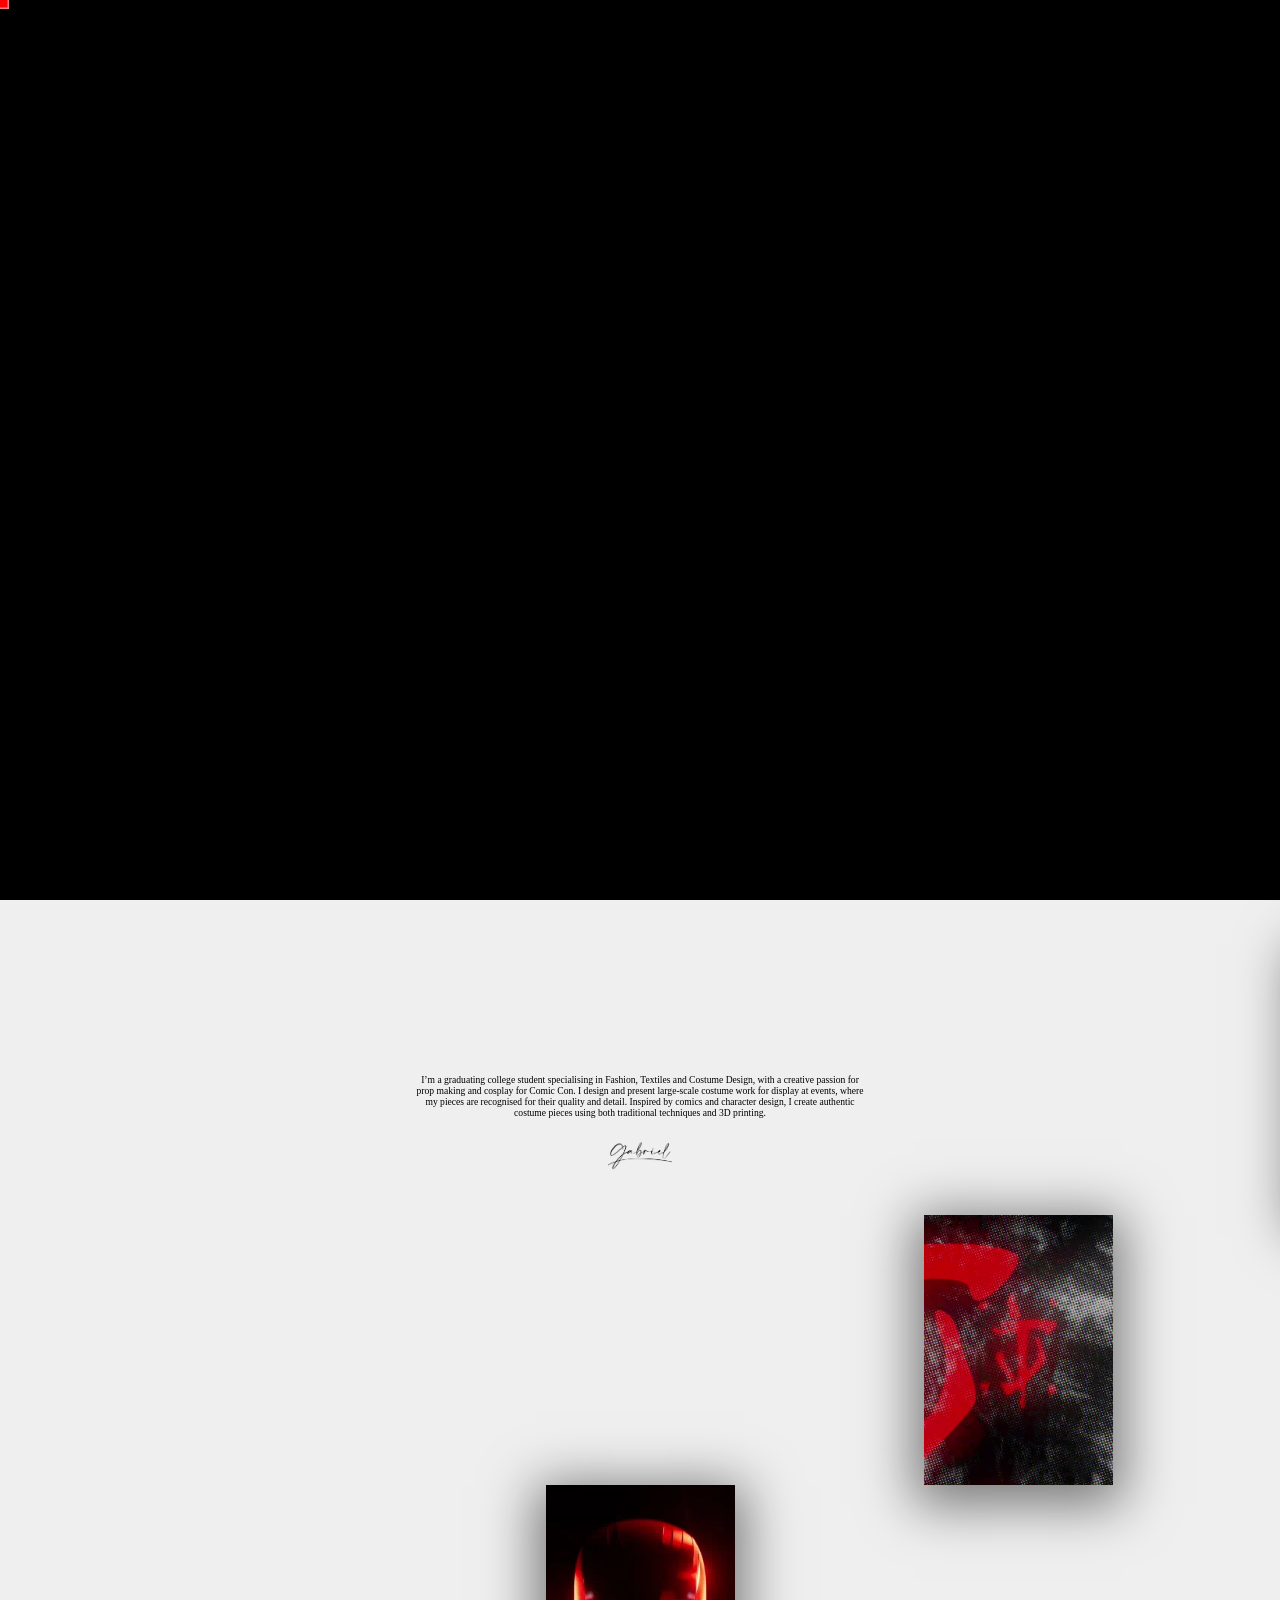
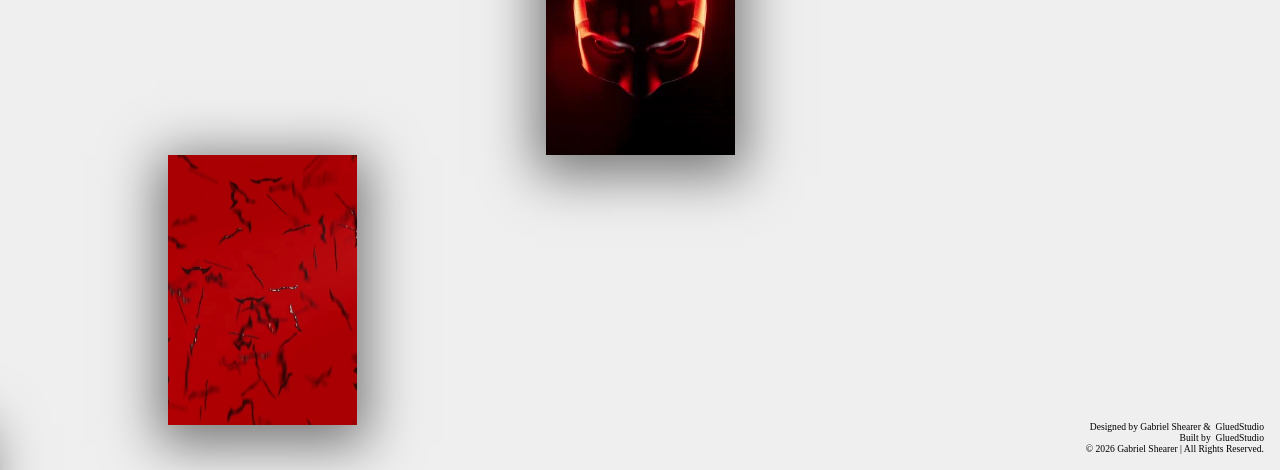
<file: index.html>
<!DOCTYPE html>
<html>
<head>
    <title>Gabriel Shearer</title>
    <link rel="icon" href="assets/pageicon.png">
    <link rel="stylesheet" href="style.css">
    <link rel="stylesheet" href="responsive.css">
    <script src="https://code.jquery.com/jquery-3.6.0.min.js"></script>
    <link href="https://api.fontshare.com/v2/css?f[]=satoshi@400&display=swap" rel="stylesheet">
</head>

<body>
    <header>
        <div class="header-cont">
            <p class="headtext-1 hover-area" data-label="Hey." onclick='window.location.href="#hero"'>Gabriel Shearer</p>
            <p class="headtext-1 hover-area" data-label="About Me." onclick='window.location.href="https://shearer.design/about"' >About Me.</p>
        </div>
   </header>
   <div id="container">
    <div id="cube"> 
    </div>
</div>
   <section class="hero" id="hero">
        <div class="hero-img-cont">
            <video id="heroVideo" autoplay muted loop playsinline class="hero-img" draggable="false" src="./assets/BATARANGS_FOR_DEADLINE 2.mp4"></video>
        </div>
        <div class="hero-text-div-cont hover-area" data-label="About Me." onclick='window.location.href="https://shearer.design/about"'>
            <div class="hero-text-cont">
                <img class="hero-type"  src="assets/Main Type.webp">
            </div>
        </div>
   </section>
   <section class="catalogue">
        <div class="self-intro-cont">
            <div class="self-intro">
                <h2>I’m a graduating college student specialising in Fashion, Textiles and Costume Design, with a creative passion for prop making and cosplay for Comic Con. I design and present large-scale costume work for display at events, where my pieces are recognised for their quality and detail. Inspired by comics and character design, I create authentic costume pieces using both traditional techniques and 3D printing.</h2>
            </div>
            <div class="g-signature">
                <img src="assets/G Signature.png">
            </div>
        </div>
        <div class="carousel-cont">
            <div class="carousel" id="projects">


                <div class="carousel-item hover-area" data-label="Projects Archive">
                    <a href="./projects/archive.html" class="project-link" draggable="false">
                    <div class="carousel-box">
                        <div class="title7"></div>
                            <img src="./assets/Asset 5.png"/>
                    </div>
                    </a>
                </div>

                <div class="carousel-item hover-area" data-label="The Batman">
                    <a href="./projects/batman.html" class="project-link" draggable="false">
                    <div class="carousel-box">
                        <div class="title4"> </div>
                            <img src="./assets/Batarangs.webp"/>
                    </div>
                    </a>
                </div>

                <div class="carousel-item hover-area" data-label="DareDevil">
                    <a href="./projects/daredevil.html"class="project-link" draggable="false">
                    <div class="carousel-box">
                        <div class="title6"> <br> </div>
                        <img src="./assets/DareDevil.webp"/>
                    </div>
                    </a>
                </div>

                <div class="carousel-item hover-area" data-label="Doom Slayer">
                    <a href="./projects/doomslayer.html" class="project-link" draggable="false">
                    <div class="carousel-box">
                        <div class="title5"> <br> </div>
                        <img src="./assets/output.webp"/>
                    </div>
                    </a>
                </div>

                <div class="carousel-item hover-area" data-label="Projects Archive">
                    <a href="./projects/archive.html" class="project-link" draggable="false">
                    <div class="carousel-box">
                        <div class="title7"></div>
                            <img src="./assets/Asset 5.png"/>
                    </div>
                    </a>
                </div>
            </div>
        </div>
        <div class="footer-cont" id="footer">
            <div class="footer-text">
                <p class="footer-text-1">Designed by Gabriel Shearer &</p><p data-label="Visit." class="footer-text-1 hover-area" onclick='window.location.href="https://glued.studio/"'> &nbsp; GluedStudio</p>
            </div>
            <div class="footer-text">
                <p class="footer-text-1">Built by</p><p class="footer-text-1 hover-area" data-label="Visit." onclick='window.location.href="https://glued.studio/"'> &nbsp; GluedStudio</p>
            </div>
            <div class="footer-text">
                <p class="footer-text-1">© 2026 Gabriel Shearer | All Rights Reserved.</p>
            </div>
        </div>
   </section>
   
 
   <script>

// --- START: Click Override Variables and Listener ---
// This variable holds the temporary manual day number (1-25).
// It starts at 22 to align with your new startDate (2025, 11, 22).
// It resets on page reload, as requested (no localStorage used).
let currentManualDay = 2; 

// Click Listener: Increases the day number and updates the video
document.getElementById('heroVideo').addEventListener('click', (e) => {
    e.preventDefault(); 
    
    // 1. Increase the day
    currentManualDay++;
    
    // 2. Cycle logic: Reset to 1 if it goes over 25
    if (currentManualDay > 25) {
        currentManualDay = 1;
    }
    
    // 3. Trigger the video update with the new manual day
    // This calls the modified rotateHeroVideo function below, passing the new day number.
    rotateHeroVideo(currentManualDay); 
});
// --- END: Click Override Variables and Listener ---


// --- MODIFIED DAILY VIDEO ROTATION SCRIPT ---
const rotateHeroVideo = (manualDay) => { // <-- ACCEPT THE NEW ARGUMENT
    const videoElement = document.getElementById('heroVideo');
    if (!videoElement) return;

    const oneDay = 1000 * 60 * 60 * 24;
    const now = new Date();
    
    let daysPassed;

    // If a manualDay is passed (i.e., from the click listener), use it directly for the cycle calculation
    if (manualDay !== undefined) {
        daysPassed = manualDay;
    } else {
        // Otherwise, use the original date-based calculation
        const startDate = new Date(2025, 11, 1); // Month is 0-indexed (December is 11)
        const timeDifference = now.getTime() - startDate.getTime();
        daysPassed = Math.floor(timeDifference / oneDay);
    }
    
    // Cycle through 0, 1, 2 based on days passed (or manualDay)
    const videoCycleIndex = daysPassed % 3; 

    // Map the cycle index (0, 1, 2) to the video file number (2, 3, 4)
    const videoNumber = videoCycleIndex + 1; 

    // Construct the path
    const videoPath = `./assets/HERO-BG-${videoNumber}.mp4`;
    
    // Set the new source
    if (videoElement.src !== videoPath) {
        videoElement.src = videoPath;
        // Optionally reload/play the video if it was already loaded
        videoElement.load();
        videoElement.play();
    }
};

// Execute the rotation logic immediately when the page loads
rotateHeroVideo();
// --- END MODIFIED DAILY VIDEO ROTATION SCRIPT ---










const cube = $("#cube");

/*--------------------
  Cube Follower Logic
--------------------*/
// 1. GLOBAL Mouse Movement
$(document).on("mousemove", function (e) {
    cube.css({
        transform: `translate(${e.pageX}px, ${e.pageY}px) translate(-50%, -50%)`
    });
});

// 2. Hover Enter
$(".hover-area").on("mouseenter", function () {
    let projectTitle = $(this).data("label");
    cube.text(projectTitle);
    cube.addClass("active");
});

// 3. Hover Leave
$(".hover-area").on("mouseleave", function () {
    cube.removeClass("active");
    setTimeout(() => {
        if (!cube.hasClass("active")) cube.text(""); 
    }, 300);
});












/*--------------------
  Carousel Logic
--------------------*/
let progress = 50;
let startX = 0;
let active = 0;
let isDown = false;
let isDragging = false; 

/*--------------------
  Constants
--------------------*/
const speedDrag = -0.1;

/*--------------------
  Get Z & Items
--------------------*/
const $items = document.querySelectorAll('.carousel-item');
const getZindex = (array, index) => (array.map((_, i) => (index === i) ? array.length : array.length - Math.abs(index - i)));

const displayItems = (item, index, active) => {
    const zIndex = getZindex([...$items], active)[index];
    item.style.setProperty('--zIndex', zIndex);
    item.style.setProperty('--active', (index - active) / $items.length);
};

/*--------------------
  Animate (Fixed: Floating Point Error)
--------------------*/
const animate = () => {
    progress = Math.max(0, Math.min(progress, 100));
    // FIX: Add 1e-6 (epsilon) for correct rounding
    active = Math.floor((progress / 100 * ($items.length - 1)) + 1e-6); 
    $items.forEach((item, index) => displayItems(item, index, active));
};
animate();

/*--------------------
  Click / Interaction Logic (Fixed: Snapping and Links)
--------------------*/
$items.forEach((item, i) => {
    item.addEventListener('click', (e) => {
        // 1. If dragging, prevent the link/snap and stop
        if (isDragging) {
            e.preventDefault(); 
            return;
        }

        // 2. Check if this item is already the active center one
        if (active === i) {
            // It is the center item: Allow the <a> tag to fire 
            return; 
        } else {
            // 3. If not active, prevent the link and snap it to center
            e.preventDefault(); // Stop the <a> tag from navigating
            
            if ($items.length > 1) {
                progress = (i / ($items.length - 1)) * 100;
                animate();
            }
        }
    });
});

/*--------------------
  Mouse/Touch Handlers
--------------------*/
const handleMouseMove = (e) => {
    if (!isDown) return;

    const x = e.clientX || (e.touches && e.touches[0].clientX) || 0;
    
    // Check if the movement is a drag (10px threshold)
    if (Math.abs(x - startX) > 10) {
        isDragging = true;
    }

    // Only update progress if we are actually dragging
    if (isDragging) {
        const mouseProgress = (x - startX) * speedDrag;
        progress = progress + mouseProgress;
        startX = x;
        animate();
    }
};

const handleMouseDown = e => {
    isDown = true;
    isDragging = false; 
    startX = e.clientX || (e.touches && e.touches[0].clientX) || 0;
};

const handleMouseUp = () => {
    isDown = false;
};

/*--------------------
  Listeners (Fixed: Removed mousewheel)
--------------------*/
document.addEventListener('mousedown', handleMouseDown);
document.addEventListener('mousemove', handleMouseMove);
document.addEventListener('mouseup', handleMouseUp);

document.addEventListener('touchstart', handleMouseDown);
document.addEventListener('touchmove', handleMouseMove);
document.addEventListener('touchend', handleMouseUp);
</script>
</body>

</html>
</file>
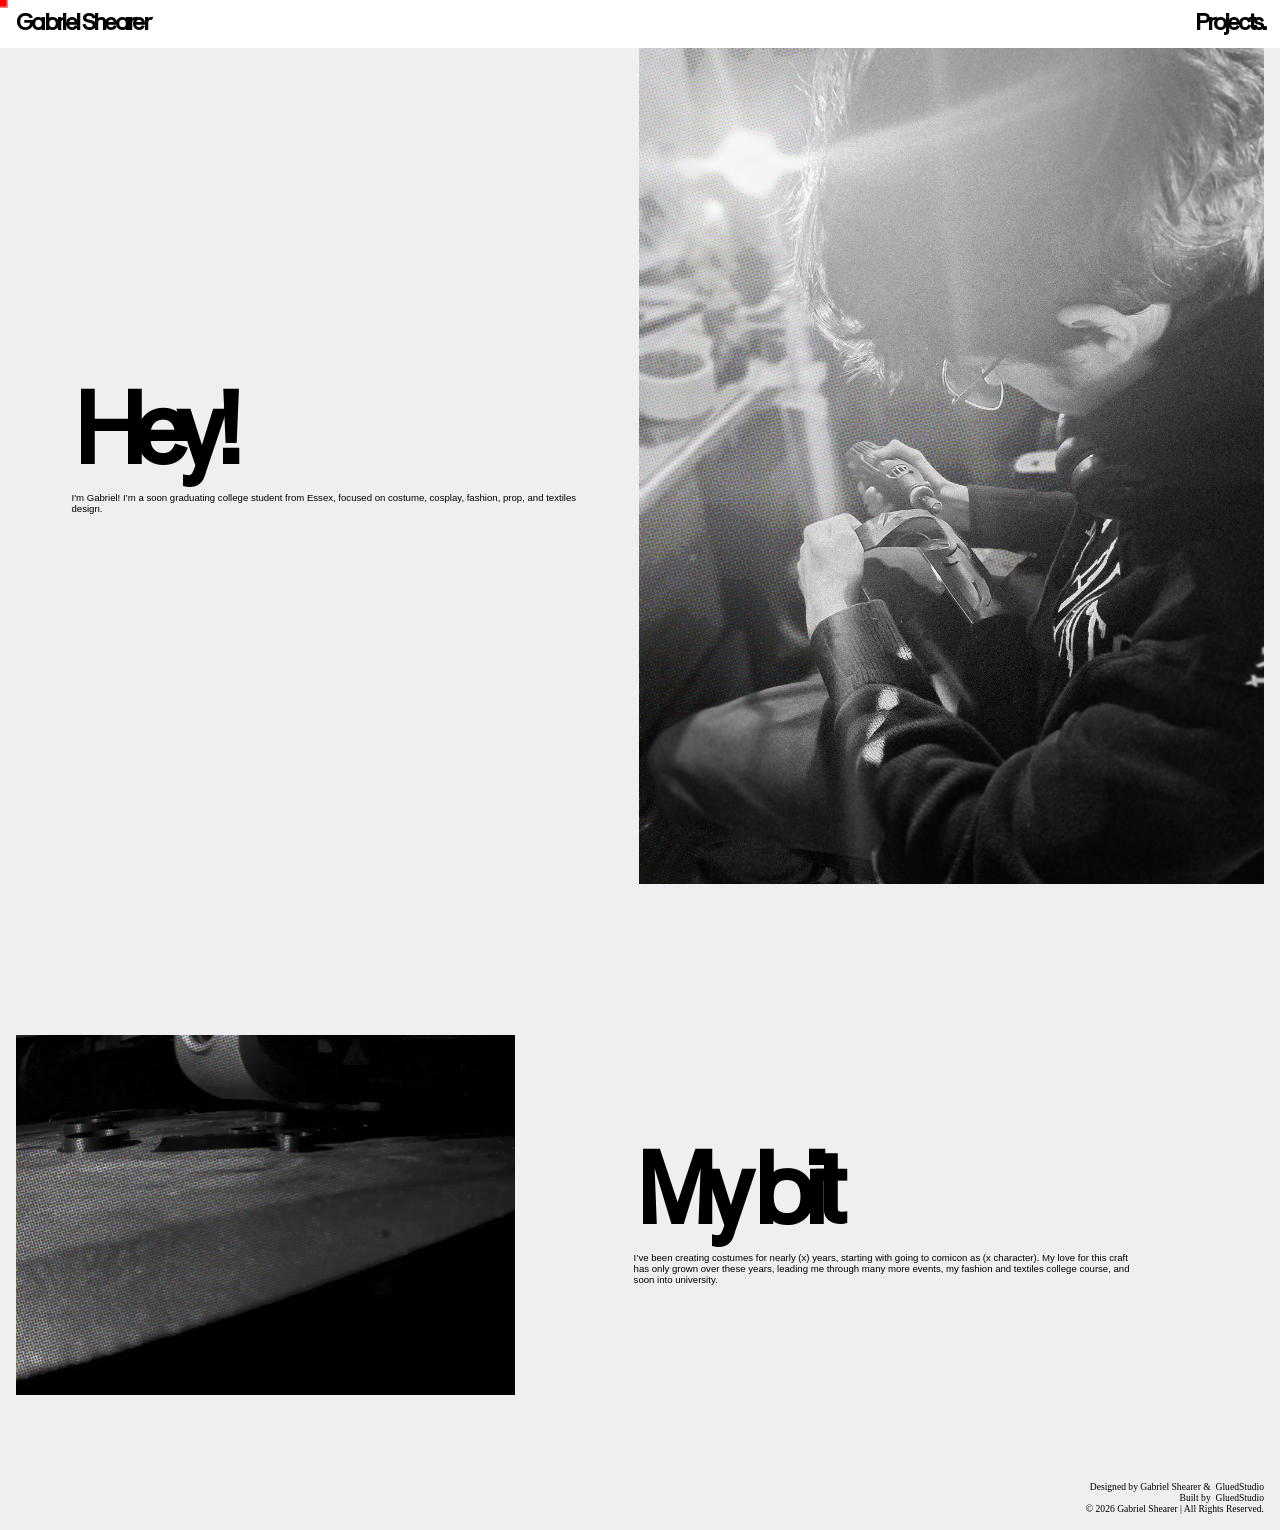
<file: about.html>
<!DOCTYPE html>
<html>

    <head>
        <title>Gabriel | About Me.</title>
        <link rel="icon" href="assets/pageicon.png">
        <link rel="stylesheet" href="about.css">
        <link rel="stylesheet" href="about responsive.css">
        <script src="https://code.jquery.com/jquery-3.6.0.min.js"></script>
        <link href="https://api.fontshare.com/v2/css?f[]=satoshi@400&display=swap" rel="stylesheet">
    </head>

    <body>
        <header>
            <div class="header-cont">
                <p class="headtext-1 hover-area" data-label="Home." onclick='window.location.href="https://shearer.design/"'>Gabriel Shearer</p>
                <p class="headtext-1 hover-area" data-label="Projects." onclick='window.location.href="https://shearer.design/" '>Projects.</p>
            </div>
        </header>
        <div id="container">
            <div id="cube"> 
            </div>
        </div>
        <section class="about-section">
            <div class="about-section-cont-1">
                <div class="about-cont-1">
                    <h2 class="about-title">Hey!</h2>
                    <p class="about-text">I'm Gabriel! I’m a soon graduating college student from Essex, focused on costume, cosplay, fashion, prop, and textiles design.</p>
                </div>
                <div class="about-img-cont-1">
                    <img class="about-img" src="assets/Profile Image HT2.png">
                </div>
            </div>
            <div class="about-section-cont-2">
                <div class="about-img-cont-2">
                    <img class="print-vid" src="assets/MaskPrint.webp">
                </div>
                <div class="about-cont-2">
                    <h2 class="about-title">My bit</h2>
                    <p class="about-text">I’ve been creating costumes for nearly (x) years, starting with going to comicon as (x character). My love for this craft has only grown over these years, leading me through many more events, my fashion and textiles college course, and soon into university.</p>
                </div>
                <div class="footer-cont" id="footer">
                    <div class="footer-text">
                        <p class="footer-text-1">Designed by Gabriel Shearer &</p><p data-label="Visit." class="footer-text-1 hover-area" onclick='window.location.href="https://glued.studio/"'> &nbsp; GluedStudio</p>
                    </div>
                    <div class="footer-text">
                        <p class="footer-text-1">Built by</p><p class="footer-text-1 hover-area" data-label="Visit." onclick='window.location.href="https://glued.studio/"'> &nbsp; GluedStudio</p>
                    </div>
                    <div class="footer-text">
                        <p class="footer-text-1">© 2026 Gabriel Shearer | All Rights Reserved.</p>
                    </div>
                </div>
            </div> 
            
        </section>
    
    
        <script>

            const cube = $("#cube");

            /*--------------------
            Cube Follower Logic
            --------------------*/
            // 1. GLOBAL Mouse Movement
            $(document).on("mousemove", function (e) {
                cube.css({
                    transform: `translate(${e.pageX}px, ${e.pageY}px) translate(-50%, -50%)`
                });
            });

            // 2. Hover Enter
            $(".hover-area").on("mouseenter", function () {
                let projectTitle = $(this).data("label");
                cube.text(projectTitle);
                cube.addClass("active");
            });

            // 3. Hover Leave
            $(".hover-area").on("mouseleave", function () {
                cube.removeClass("active");
                setTimeout(() => {
                    if (!cube.hasClass("active")) cube.text(""); 
                }, 300);
            });

        </script>
    </body>

</html>
</file>
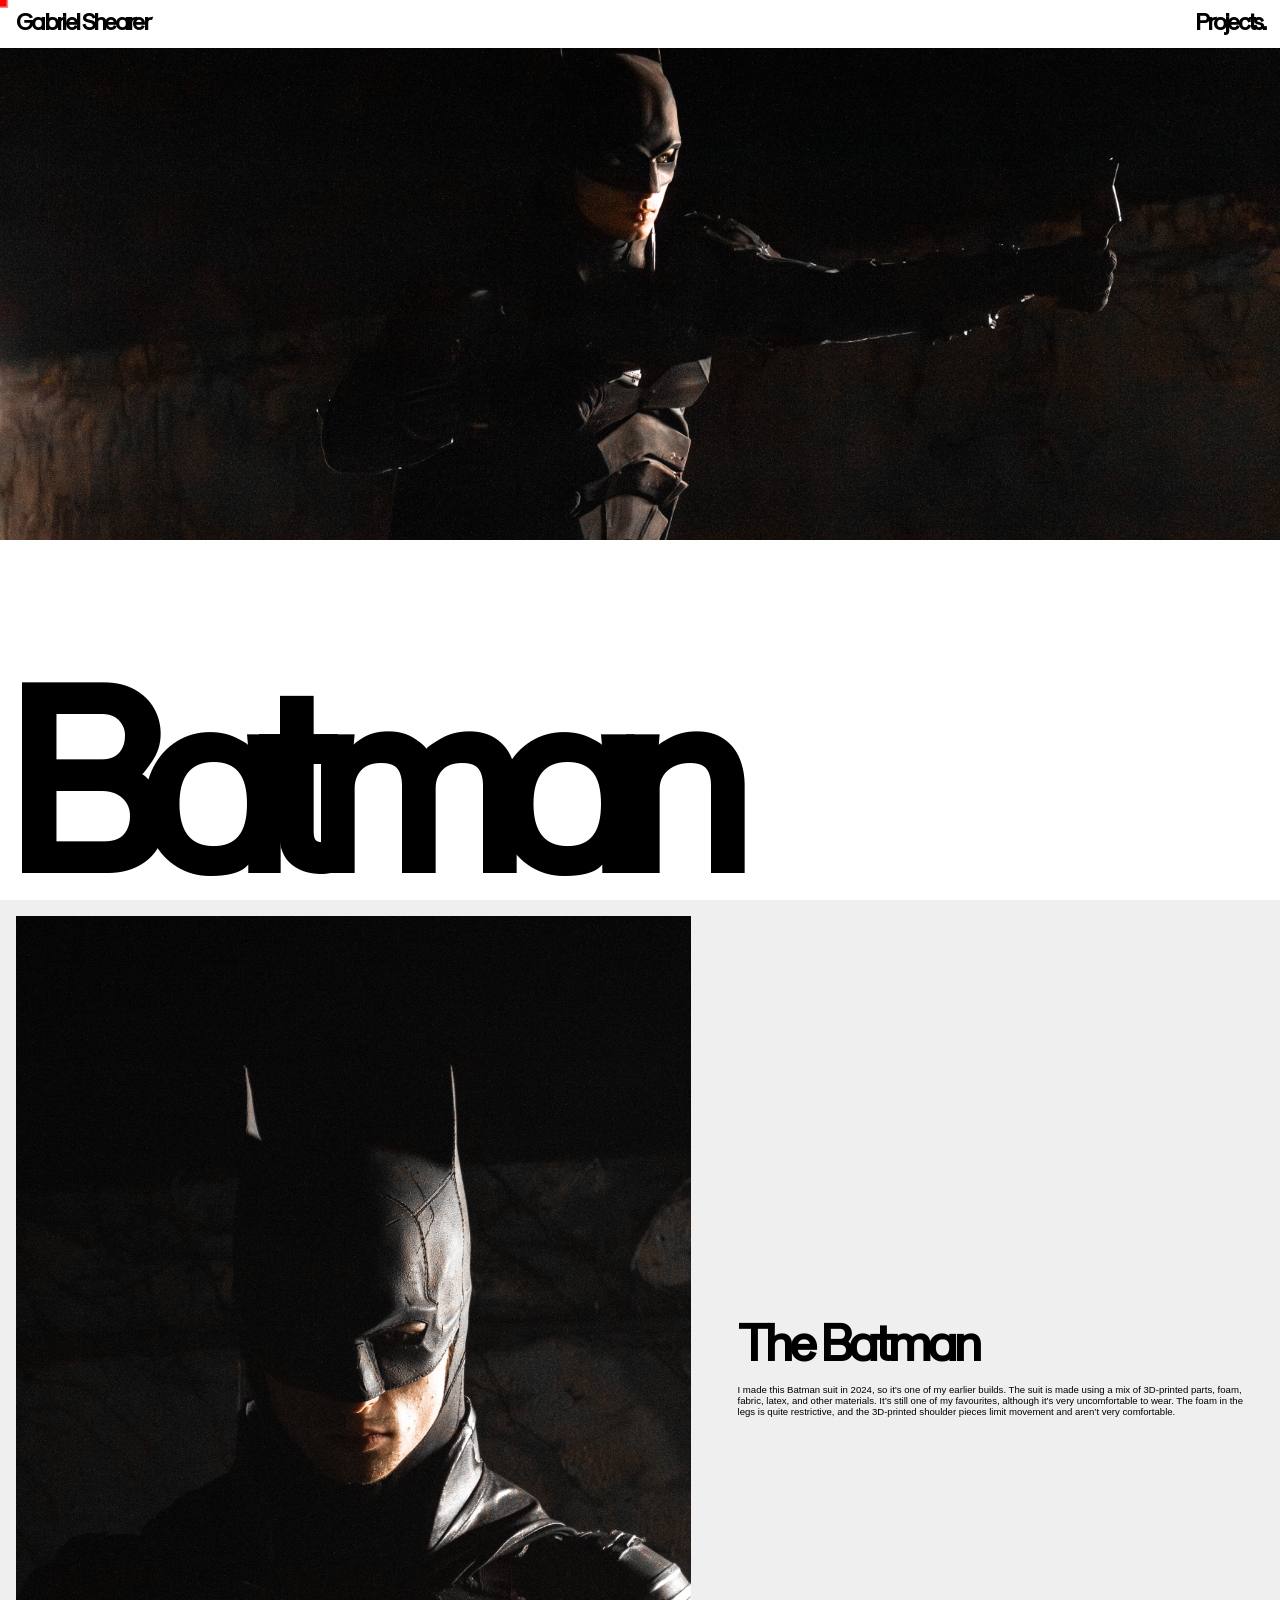
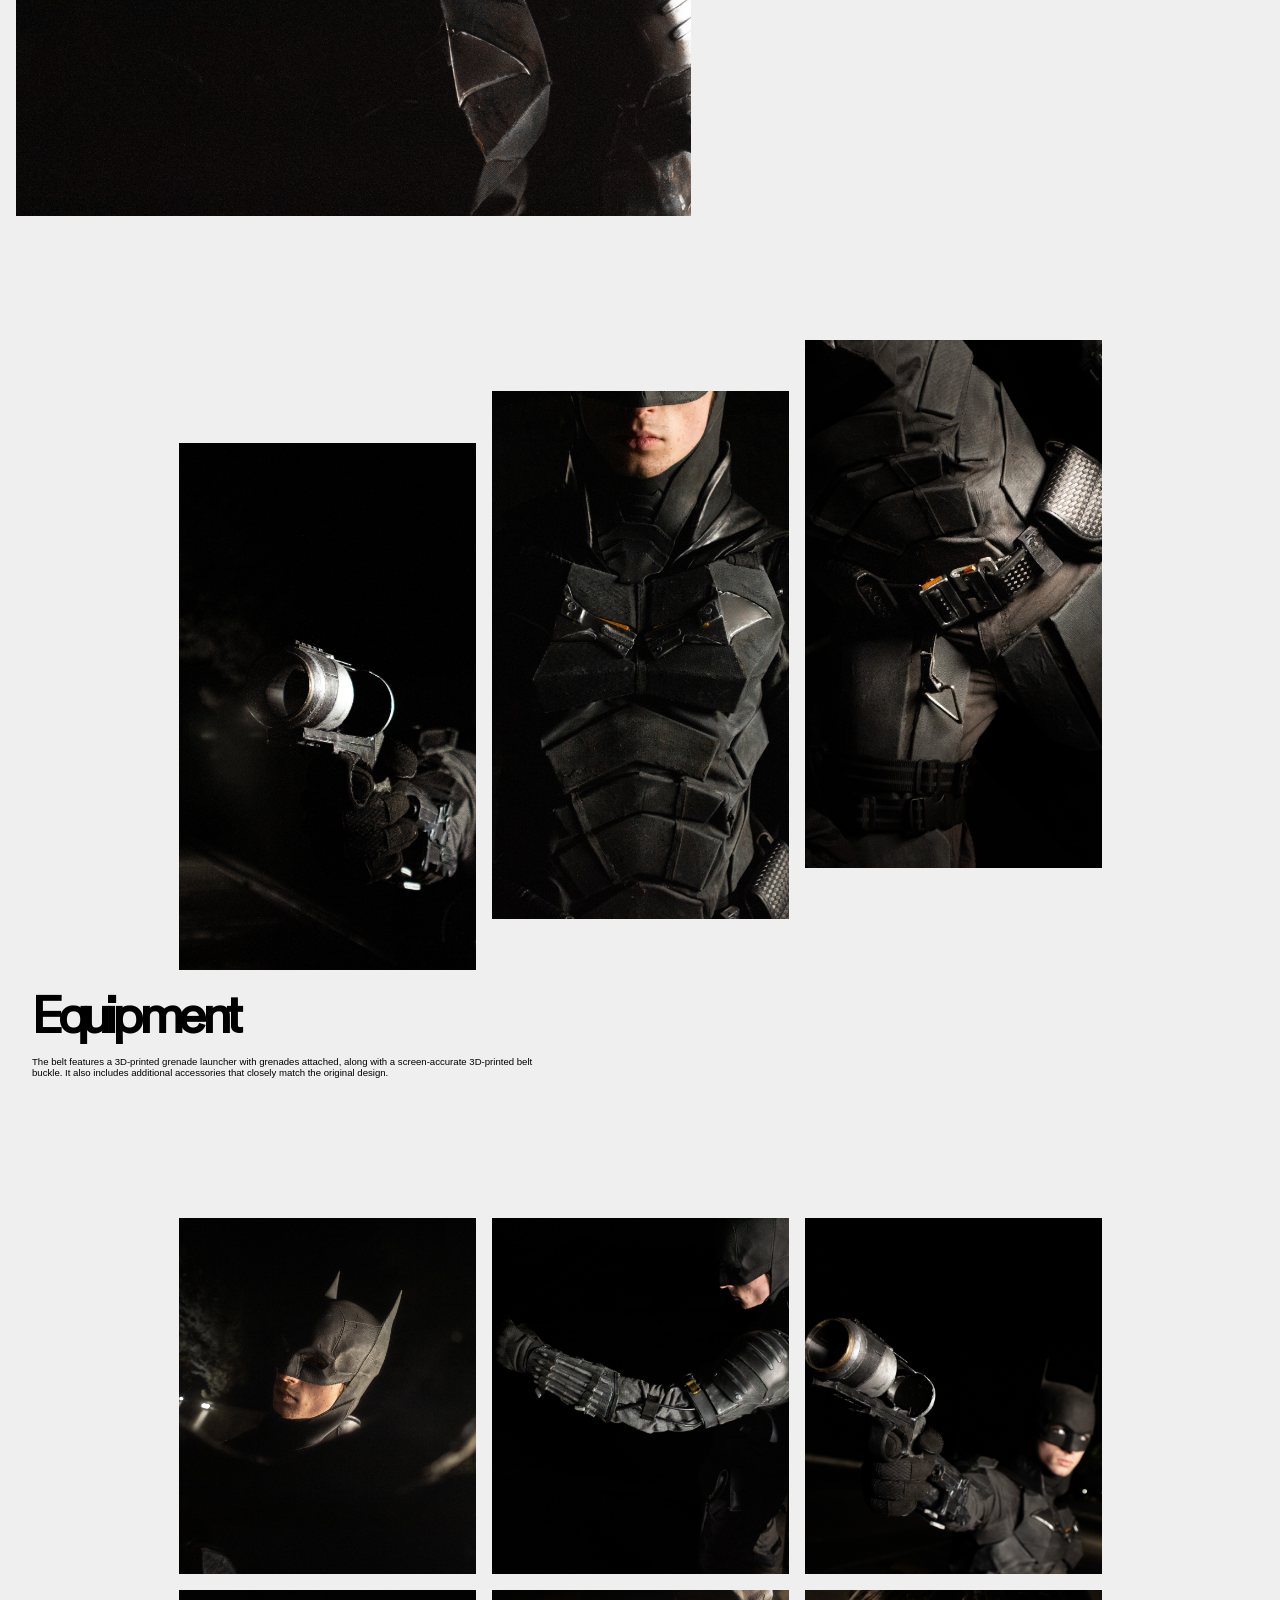
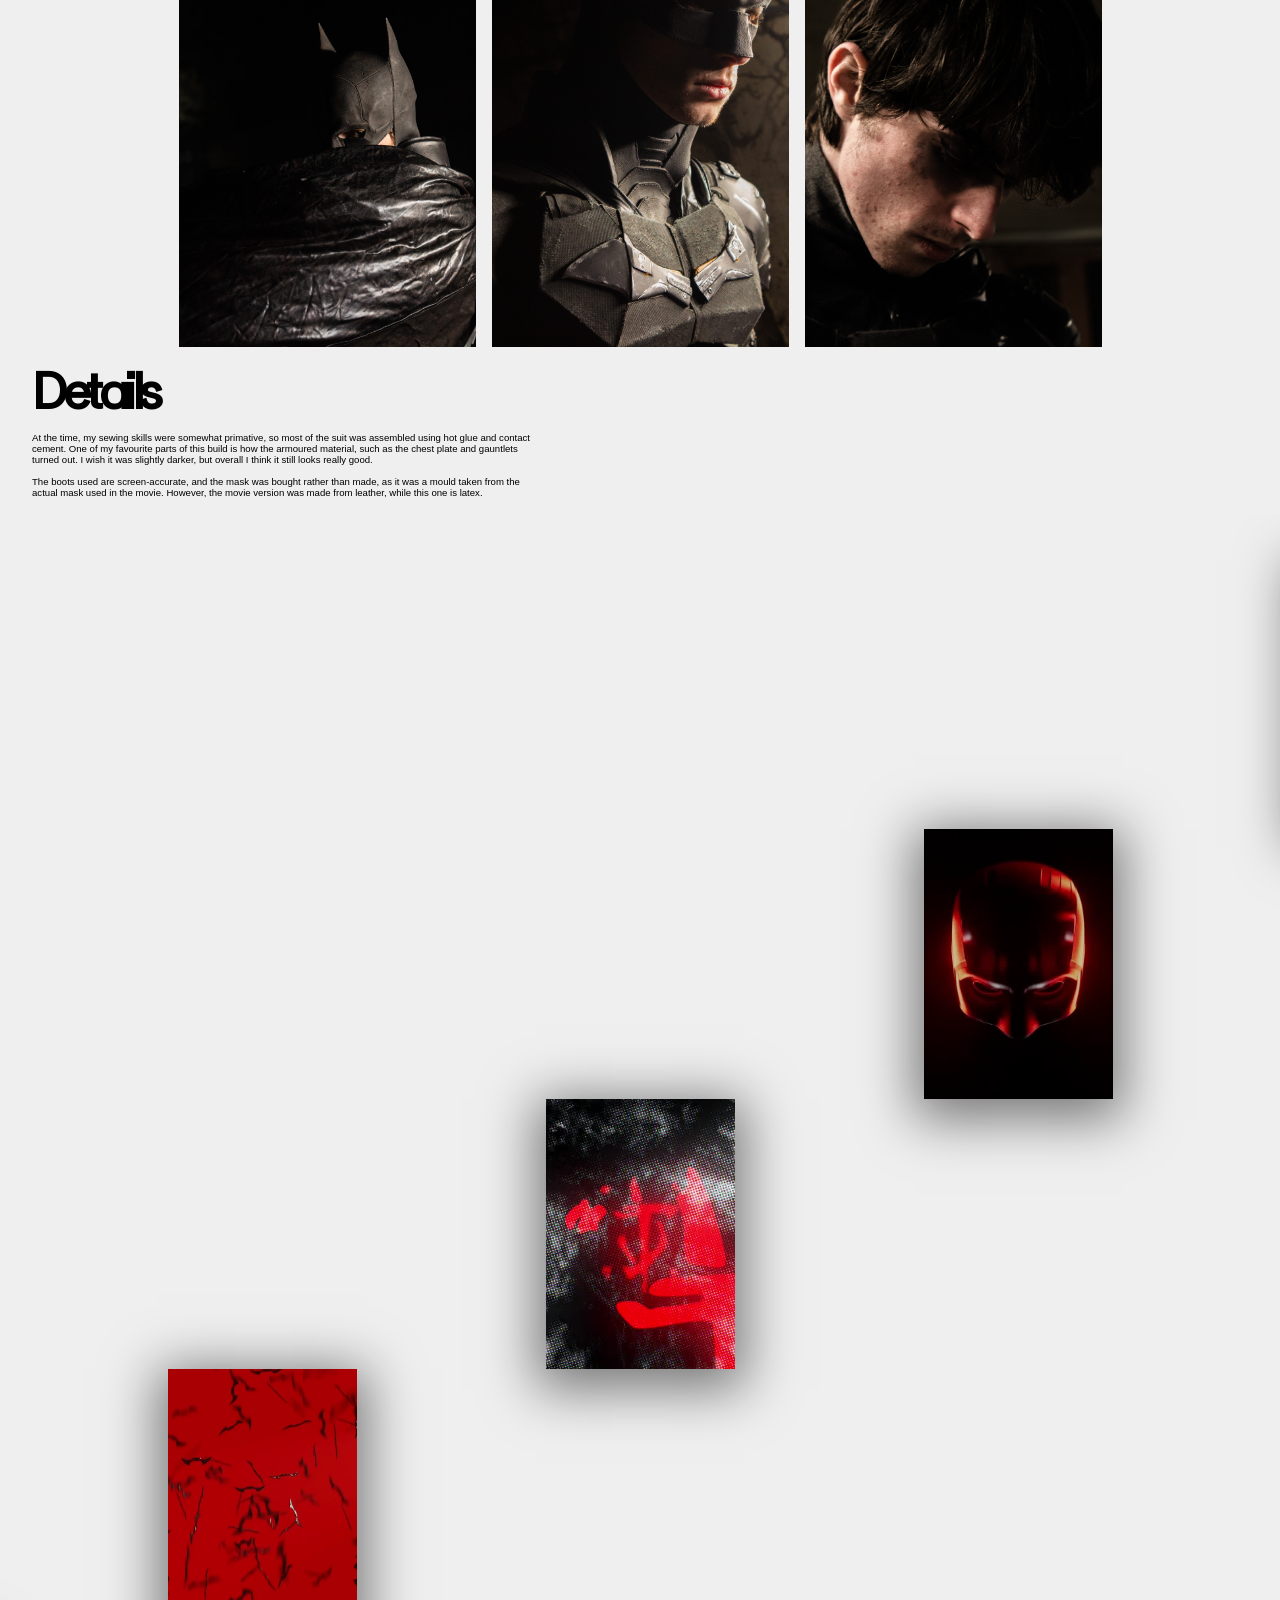
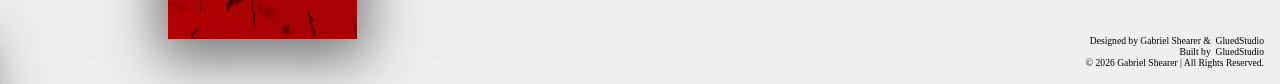
<file: projects/batman.html>
<!DOCTYPE html>
<html>
<head>
    <title>Gabriel | BATMAN</title>
    <link rel="icon" href="../assets/pageicon.png">
    <link rel="stylesheet" href="batman style.css">
        <link rel="stylesheet" href="batman responsive.css">
    <script src="https://code.jquery.com/jquery-3.6.0.min.js"></script>
    <link href="https://api.fontshare.com/v2/css?f[]=satoshi@400&display=swap" rel="stylesheet">
</head>
<body>
    <div id="cube"> 
    </div>
    <header>
            <div class="header-cont">
                <p class="headtext-1 hover-area" data-label="Home." onclick='window.location.href="https://shearer.design/"'>Gabriel Shearer</p>
                <p class="headtext-1 hover-area" data-label="Projects." onclick='window.location.href="https://shearer.design/" '>Projects.</p>
            </div>
        </header>
    <section class="hero">
        <div class="hero-background">
            <img class="hero-img" src="../assets/batman/Batman_Edits-37.jpg">
        </div>
        <div class="hero-title-cont">
            <h1>Batman</h1>
        </div>
    </section>
    <section class="backup-work">

        <div class="bw-main-cont-1">
            <div class="bw-img-cont-1">
                <img class="bw-img-1"src="../assets/batman/Batman_Edits-6.jpg">
            </div>
            <div class="bw-text-cont-1">
                <h2 class="bw-title">The Batman</h2>
                    <p class="bw-text">I made this Batman suit in 2024, so it’s one of my earlier builds. The suit is made using a mix of 3D-printed parts, foam, fabric, latex, and other materials. It’s still one of my favourites, although it’s very uncomfortable to wear. The foam in the legs is quite restrictive, and the 3D-printed shoulder pieces limit movement and aren’t very comfortable.</p>
                </div>
        </div>

        <div class="bw-main-cont-2">
            <div class="bw-trio-img-cont-1">
                <div class="trio-slider">
                    <img class="trio-img-1" src="../assets/batman/Batman_Edits-27.jpg">
                    <img class="trio-img-2" src="../assets/batman/Batman_Edits-23.jpg">
                    <img class="trio-img-3" src="../assets/batman/Batman_Edits-26.jpg">
                </div>
            </div>
            <div class="bw-text-cont-2">
                <h2 class="bw-title">Equipment</h2>
                    <p class="bw-text">The belt features a 3D-printed grenade launcher with grenades attached, along with a screen-accurate 3D-printed belt buckle. It also includes additional accessories that closely match the original design.</p>
            </div>
        </div>

        <div class="bw-main-cont-3">
            <div class="grid-into-cont">
                <div class="bw-grid-img-cont-1">
                    <img class="grid-img"src="../assets/batman/Batman_Edits-30.jpg">
                    <img class="grid-img"src="../assets/batman/Batman_Edits-36.jpg">
                    <img class="grid-img"src="../assets/batman/Batman_Edits-35.jpg">
                </div>
                <div class="bw-grid-img-cont-1">
                    <img class="grid-img"src="../assets/batman/Batman_Edits-29.jpg">
                    <img class="grid-img"src="../assets/batman/Batman_Edits-10.jpg">
                    <img class="grid-img"src="../assets/batman/Batman_Edits-32.jpg">
                </div>
            </div>
            <div class="bw-text-cont-3">
                <h2 class="bw-title">Details</h2>
                    <p class="bw-text">At the time, my sewing skills were somewhat primative, so most of the suit was assembled using hot glue and contact cement. One of my favourite parts of this build is how the armoured material, such as the chest plate and gauntlets turned out. I wish it was slightly darker, but overall I think it still looks really good. <br> <br>
The boots used are screen-accurate, and the mask was bought rather than made, as it was a mould taken from the actual mask used in the movie. However, the movie version was made from leather, while this one is latex.
</p>
            </div>
        </div>

    </section>
    <section class="catalogue">
        <div class="carousel-cont">
            <div class="carousel" id="projects">


                <div class="carousel-item hover-area" data-label="Projects Archive">
                    <a href="archive.html" class="project-link" draggable="false">
                    <div class="carousel-box">
                        <div class="title7"></div>
                            <img class="car-img" src="../assets/Asset 5.png"/>
                    </div>
                    </a>
                </div>

                <div class="carousel-item hover-area" data-label="The Batman">
                    <a href="batman.html" class="project-link" draggable="false">
                    <div class="carousel-box">
                        <div class="title4"> </div>
                            <img class="car-img" src="../assets/Batarangs.webp"/>
                    </div>
                    </a>
                </div>

                <div class="carousel-item hover-area" data-label="Doom Slayer">
                    <a href="doomslayer.html" class="project-link" draggable="false">
                    <div class="carousel-box">
                        <div class="title5"> <br> </div>
                        <img class="car-img" src="../assets/output.webp"/>
                    </div>
                    </a>
                </div>

                <div class="carousel-item hover-area" data-label="DareDevil">
                    <a href="daredevil.html" class="project-link" draggable="false">
                    <div class="carousel-box">
                        <div class="title6"> <br> </div>
                        <img class="car-img" src="../assets/DareDevil.webp"/>
                    </div>
                    </a>
                </div>

                <div class="carousel-item hover-area" data-label="Projects Archive">
                    <a href="archive.html" class="project-link" draggable="false">
                    <div class="carousel-box">
                        <div class="title7"></div>
                        <img class="car-img" src="../assets/Asset 5.png"/>
                    </div>
                    </a>
                </div>
            </div>
        </div>
        <div class="footer-cont" id="footer">
            <div class="footer-text">
                <p class="footer-text-1">Designed by Gabriel Shearer &</p><p data-label="Visit." class="footer-text-1 hover-area" onclick='window.location.href="https://glued.studio/"'> &nbsp; GluedStudio</p>
            </div>
            <div class="footer-text">
                <p class="footer-text-1">Built by</p><p class="footer-text-1 hover-area" data-label="Visit." onclick='window.location.href="https://glued.studio/"'> &nbsp; GluedStudio</p>
            </div>
            <div class="footer-text">
                <p class="footer-text-1">© 2026 Gabriel Shearer | All Rights Reserved.</p>
            </div>
        </div>
   </section>
</body>


<script>
    const cube = $("#cube");

/*--------------------
  Cube Follower Logic
--------------------*/
// 1. GLOBAL Mouse Movement
$(document).on("mousemove", function (e) {
    cube.css({
        transform: `translate(${e.pageX}px, ${e.pageY}px) translate(-50%, -50%)`
    });
});

// 2. Hover Enter
$(".hover-area").on("mouseenter", function () {
    let projectTitle = $(this).data("label");
    cube.text(projectTitle);
    cube.addClass("active");
});

// 3. Hover Leave
$(".hover-area").on("mouseleave", function () {
    cube.removeClass("active");
    setTimeout(() => {
        if (!cube.hasClass("active")) cube.text(""); 
    }, 300);
});





/*--------------------
  Carousel Logic
--------------------*/
let progress = 50;
let startX = 0;
let active = 0;
let isDown = false;
let isDragging = false; 

/*--------------------
  Constants
--------------------*/
const speedDrag = -0.1;

/*--------------------
  Get Z & Items
--------------------*/
const $items = document.querySelectorAll('.carousel-item');
const getZindex = (array, index) => (array.map((_, i) => (index === i) ? array.length : array.length - Math.abs(index - i)));

const displayItems = (item, index, active) => {
    const zIndex = getZindex([...$items], active)[index];
    item.style.setProperty('--zIndex', zIndex);
    item.style.setProperty('--active', (index - active) / $items.length);
};

/*--------------------
  Animate (Fixed: Floating Point Error)
--------------------*/
const animate = () => {
    progress = Math.max(0, Math.min(progress, 100));
    // FIX: Add 1e-6 (epsilon) for correct rounding
    active = Math.floor((progress / 100 * ($items.length - 1)) + 1e-6); 
    $items.forEach((item, index) => displayItems(item, index, active));
};
animate();

/*--------------------
  Click / Interaction Logic (Fixed: Snapping and Links)
--------------------*/
$items.forEach((item, i) => {
    item.addEventListener('click', (e) => {
        // 1. If dragging, prevent the link/snap and stop
        if (isDragging) {
            e.preventDefault(); 
            return;
        }

        // 2. Check if this item is already the active center one
        if (active === i) {
            // It is the center item: Allow the <a> tag to fire 
            return; 
        } else {
            // 3. If not active, prevent the link and snap it to center
            e.preventDefault(); // Stop the <a> tag from navigating
            
            if ($items.length > 1) {
                progress = (i / ($items.length - 1)) * 100;
                animate();
            }
        }
    });
});

/*--------------------
  Mouse/Touch Handlers
--------------------*/
const handleMouseMove = (e) => {
    if (!isDown) return;

    const x = e.clientX || (e.touches && e.touches[0].clientX) || 0;
    
    // Check if the movement is a drag (10px threshold)
    if (Math.abs(x - startX) > 10) {
        isDragging = true;
    }

    // Only update progress if we are actually dragging
    if (isDragging) {
        const mouseProgress = (x - startX) * speedDrag;
        progress = progress + mouseProgress;
        startX = x;
        animate();
    }
};

const handleMouseDown = e => {
    isDown = true;
    isDragging = false; 
    startX = e.clientX || (e.touches && e.touches[0].clientX) || 0;
};

const handleMouseUp = () => {
    isDown = false;
};

/*--------------------
  Listeners (Fixed: Removed mousewheel)
--------------------*/
document.addEventListener('mousedown', handleMouseDown);
document.addEventListener('mousemove', handleMouseMove);
document.addEventListener('mouseup', handleMouseUp);

document.addEventListener('touchstart', handleMouseDown);
document.addEventListener('touchmove', handleMouseMove);
document.addEventListener('touchend', handleMouseUp);
</script>
</html>
</file>
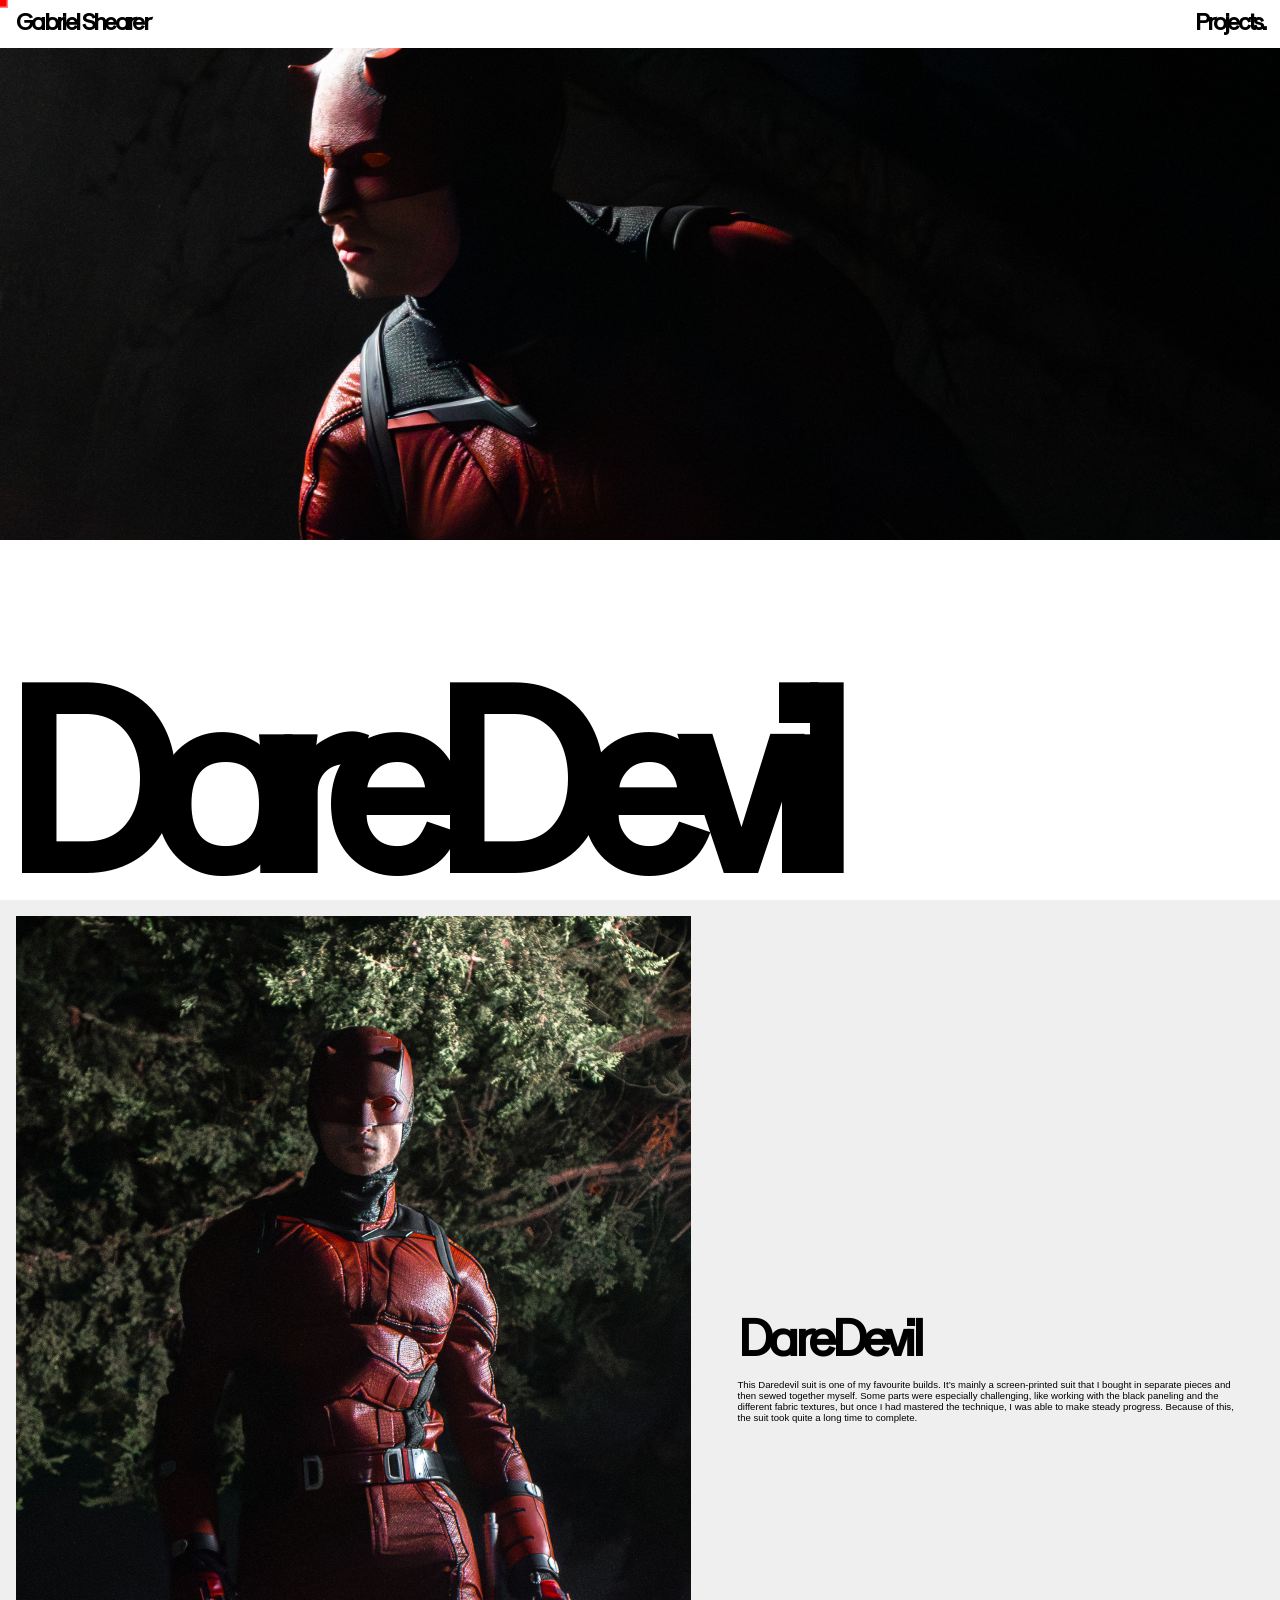
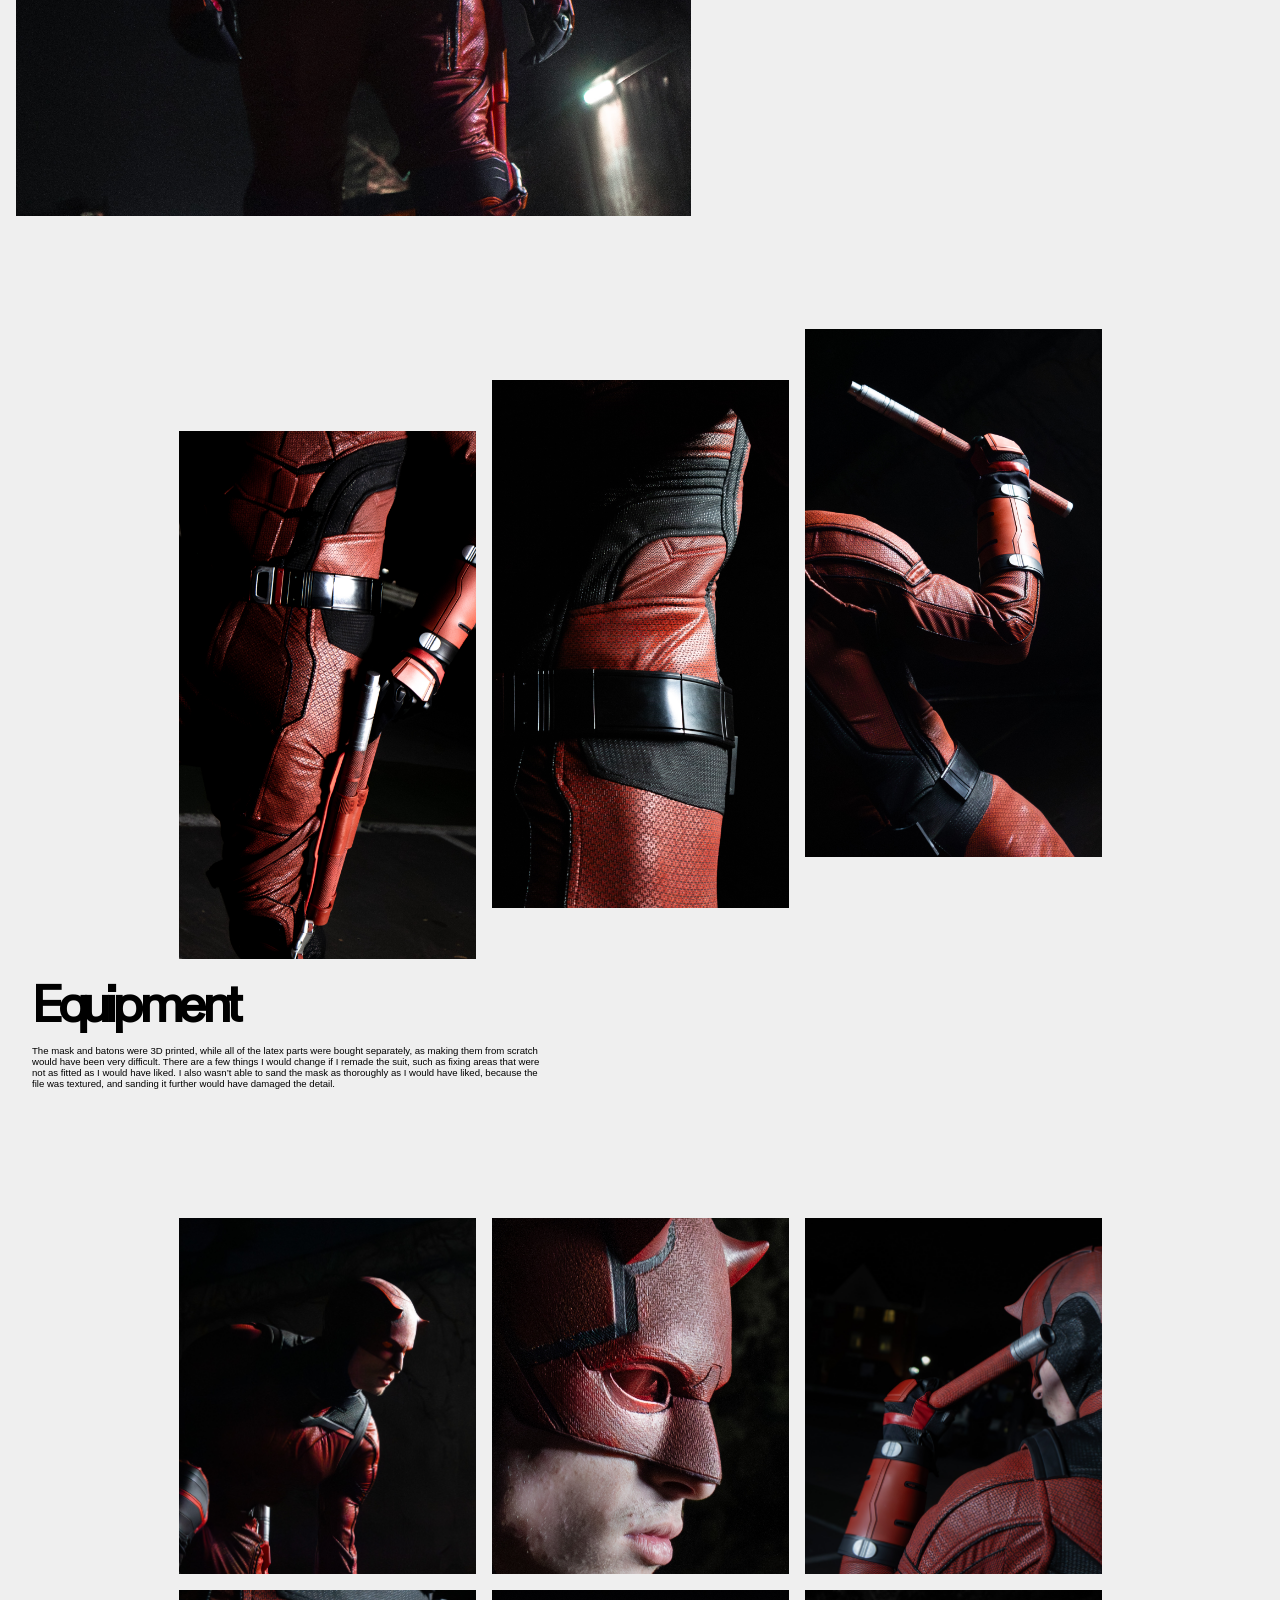
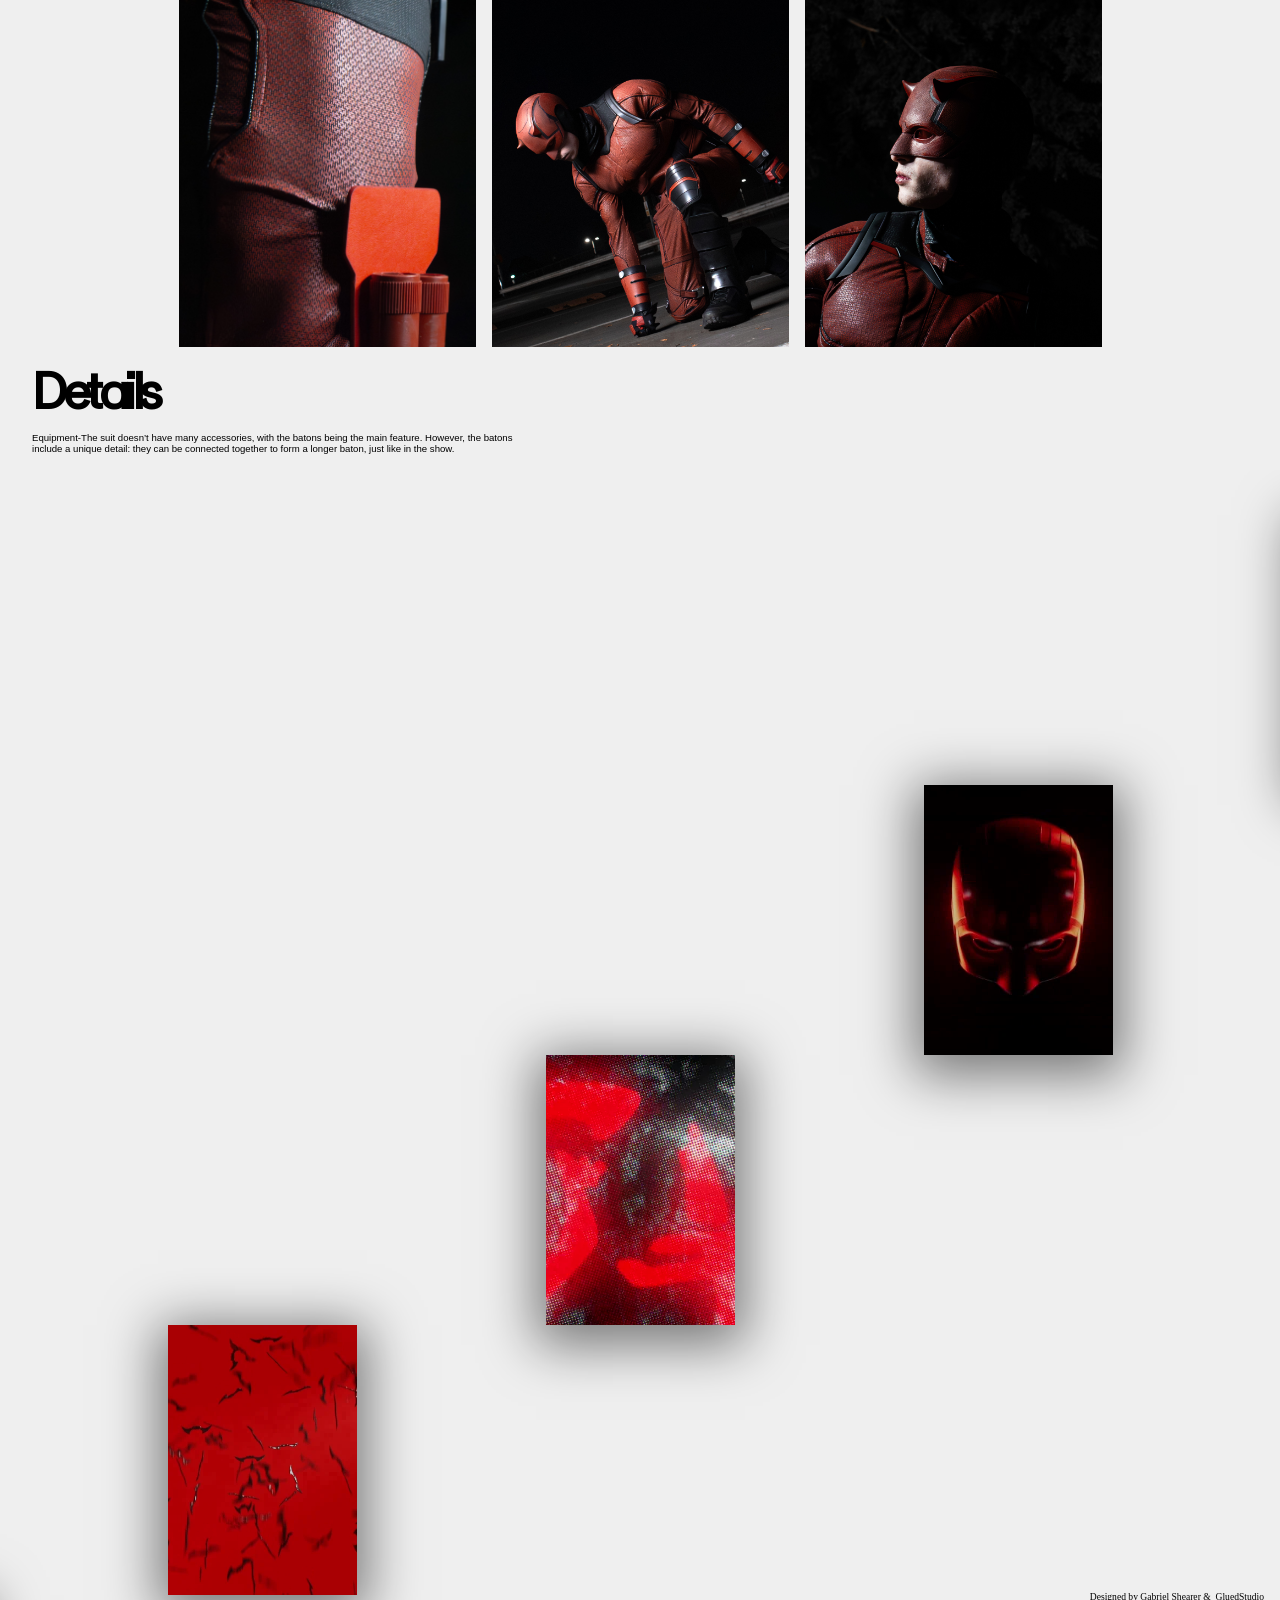
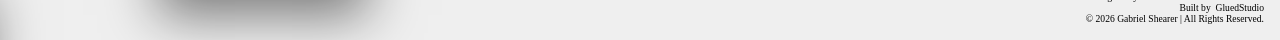
<file: projects/daredevil.html>
<!DOCTYPE html>
<html>
<head>
    <title>Gabriel | DAREDEVIL</title>
    <link rel="icon" href="../assets/pageicon.png">
    <link rel="stylesheet" href="daredevilstyle.css">
        <link rel="stylesheet" href="daredevil responsive.css">
    <script src="https://code.jquery.com/jquery-3.6.0.min.js"></script>
    <link href="https://api.fontshare.com/v2/css?f[]=satoshi@400&display=swap" rel="stylesheet">
</head>
<body>
    <div id="cube"> 
    </div>
    <header>
            <div class="header-cont">
                <p class="headtext-1 hover-area" data-label="Home." onclick='window.location.href="https://shearer.design/"'>Gabriel Shearer</p>
                <p class="headtext-1 hover-area" data-label="Projects." onclick='window.location.href="https://shearer.design/" '>Projects.</p>
            </div>
        </header>
    <section class="hero">
        <div class="hero-background">
            <img class="hero-img" src="../assets/daredevil/Daredevil_Edits-21.jpg">
        </div>
        <div class="hero-title-cont">
            <h1>DareDevil</h1>
        </div>
    </section>
    <section class="backup-work">

        <div class="bw-main-cont-1">
            <div class="bw-img-cont-1">
                <img class="bw-img-1"src="../assets/daredevil/Daredevil_Edits-29.jpg">
            </div>
            <div class="bw-text-cont-1">
                <h2 class="bw-title">DareDevil</h2>
                    <p class="bw-text">This Daredevil suit is one of my favourite builds. It’s mainly a screen-printed suit that I bought in separate pieces and then sewed together myself. Some parts were especially challenging, like working with the black paneling and the different fabric textures, but once I had mastered the technique, I was able to make steady progress. Because of this, the suit took quite a long time to complete.
</p>
                </div>
        </div>

        <div class="bw-main-cont-2">
            <div class="bw-trio-img-cont-1">
                <div class="trio-slider">
                    <img class="trio-img-1" src="../assets/daredevil/Daredevil_Edits-40.jpg">
                    <img class="trio-img-2" src="../assets/daredevil/Daredevil_Edits-37.jpg">
                    <img class="trio-img-3" src="../assets/daredevil/Daredevil_Edits-42.jpg">
                </div>
            </div>
            <div class="bw-text-cont-2">
                <h2 class="bw-title">Equipment</h2>
                    <p class="bw-text">The mask and batons were 3D printed, while all of the latex parts were bought separately, as making them from scratch would have been very difficult. There are a few things I would change if I remade the suit, such as fixing areas that were not as fitted as I would have liked. I also wasn’t able to sand the mask as thoroughly as I would have liked, because the file was textured, and sanding it further would have damaged the detail.</p>
            </div>
        </div>

        <div class="bw-main-cont-3">
            <div class="grid-into-cont">
                <div class="bw-grid-img-cont-1">
                    <img class="grid-img"src="../assets/daredevil/Daredevil_Edits-19.jpg">
                    <img class="grid-img"src="../assets/daredevil/Daredevil_Edits-36.jpg">
                    <img class="grid-img"src="../assets/daredevil/Daredevil_Edits-13.jpg">
                </div>
                <div class="bw-grid-img-cont-1">
                    <img class="grid-img"src="../assets/daredevil/Daredevil_Edits-12.jpg">
                    <img class="grid-img"src="../assets/daredevil/Daredevil_Edits-43.jpg">
                    <img class="grid-img"src="../assets/daredevil/Daredevil_Edits-44.jpg">
                </div>
            </div>
            <div class="bw-text-cont-3">
                <h2 class="bw-title">Details</h2>
                    <p class="bw-text">Equipment-The suit doesn’t have many accessories, with the batons being the main feature. However, the batons include a unique detail: they can be connected together to form a longer baton, just like in the show.</p>
            </div>
        </div>

    </section>
    <section class="catalogue">
        <div class="carousel-cont">
            <div class="carousel" id="projects">


                <div class="carousel-item hover-area" data-label="Projects Archive">
                    <a href="archive.html" class="project-link" draggable="false">
                    <div class="carousel-box">
                        <div class="title7"></div>
                            <img class="car-img" src="../assets/Asset 5.png"/>
                    </div>
                    </a>
                </div>

                <div class="carousel-item hover-area" data-label="The Batman">
                    <a href="batman.html" class="project-link" draggable="false">
                    <div class="carousel-box">
                        <div class="title4"> </div>
                            <img class="car-img" src="../assets/Batarangs.webp"/>
                    </div>
                    </a>
                </div>

                <div class="carousel-item hover-area" data-label="Doom Slayer">
                    <a href="doomslayer.html" class="project-link" draggable="false">
                    <div class="carousel-box">
                        <div class="title5"> <br> </div>
                        <img class="car-img" src="../assets/output.webp"/>
                    </div>
                    </a>
                </div>

                <div class="carousel-item hover-area" data-label="DareDevil">
                    <a href="daredevil.html" class="project-link" draggable="false">
                    <div class="carousel-box">
                        <div class="title6"> <br> </div>
                        <img class="car-img" src="../assets/DareDevil.webp"/>
                    </div>
                    </a>
                </div>

                <div class="carousel-item hover-area" data-label="Projects Archive">
                    <a href="archive.html" class="project-link" draggable="false">
                    <div class="carousel-box">
                        <div class="title7"></div>
                        <img class="car-img" src="../assets/Asset 5.png"/>
                    </div>
                    </a>
                </div>
            </div>
        </div>
        <div class="footer-cont" id="footer">
            <div class="footer-text">
                <p class="footer-text-1">Designed by Gabriel Shearer &</p><p data-label="Visit." class="footer-text-1 hover-area" onclick='window.location.href="https://glued.studio/"'> &nbsp; GluedStudio</p>
            </div>
            <div class="footer-text">
                <p class="footer-text-1">Built by</p><p class="footer-text-1 hover-area" data-label="Visit." onclick='window.location.href="https://glued.studio/"'> &nbsp; GluedStudio</p>
            </div>
            <div class="footer-text">
                <p class="footer-text-1">© 2026 Gabriel Shearer | All Rights Reserved.</p>
            </div>
        </div>
   </section>
</body>


<script>
    const cube = $("#cube");

/*--------------------
  Cube Follower Logic
--------------------*/
// 1. GLOBAL Mouse Movement
$(document).on("mousemove", function (e) {
    cube.css({
        transform: `translate(${e.pageX}px, ${e.pageY}px) translate(-50%, -50%)`
    });
});

// 2. Hover Enter
$(".hover-area").on("mouseenter", function () {
    let projectTitle = $(this).data("label");
    cube.text(projectTitle);
    cube.addClass("active");
});

// 3. Hover Leave
$(".hover-area").on("mouseleave", function () {
    cube.removeClass("active");
    setTimeout(() => {
        if (!cube.hasClass("active")) cube.text(""); 
    }, 300);
});





/*--------------------
  Carousel Logic
--------------------*/
let progress = 50;
let startX = 0;
let active = 0;
let isDown = false;
let isDragging = false; 

/*--------------------
  Constants
--------------------*/
const speedDrag = -0.1;

/*--------------------
  Get Z & Items
--------------------*/
const $items = document.querySelectorAll('.carousel-item');
const getZindex = (array, index) => (array.map((_, i) => (index === i) ? array.length : array.length - Math.abs(index - i)));

const displayItems = (item, index, active) => {
    const zIndex = getZindex([...$items], active)[index];
    item.style.setProperty('--zIndex', zIndex);
    item.style.setProperty('--active', (index - active) / $items.length);
};

/*--------------------
  Animate (Fixed: Floating Point Error)
--------------------*/
const animate = () => {
    progress = Math.max(0, Math.min(progress, 100));
    // FIX: Add 1e-6 (epsilon) for correct rounding
    active = Math.floor((progress / 100 * ($items.length - 1)) + 1e-6); 
    $items.forEach((item, index) => displayItems(item, index, active));
};
animate();

/*--------------------
  Click / Interaction Logic (Fixed: Snapping and Links)
--------------------*/
$items.forEach((item, i) => {
    item.addEventListener('click', (e) => {
        // 1. If dragging, prevent the link/snap and stop
        if (isDragging) {
            e.preventDefault(); 
            return;
        }

        // 2. Check if this item is already the active center one
        if (active === i) {
            // It is the center item: Allow the <a> tag to fire 
            return; 
        } else {
            // 3. If not active, prevent the link and snap it to center
            e.preventDefault(); // Stop the <a> tag from navigating
            
            if ($items.length > 1) {
                progress = (i / ($items.length - 1)) * 100;
                animate();
            }
        }
    });
});

/*--------------------
  Mouse/Touch Handlers
--------------------*/
const handleMouseMove = (e) => {
    if (!isDown) return;

    const x = e.clientX || (e.touches && e.touches[0].clientX) || 0;
    
    // Check if the movement is a drag (10px threshold)
    if (Math.abs(x - startX) > 10) {
        isDragging = true;
    }

    // Only update progress if we are actually dragging
    if (isDragging) {
        const mouseProgress = (x - startX) * speedDrag;
        progress = progress + mouseProgress;
        startX = x;
        animate();
    }
};

const handleMouseDown = e => {
    isDown = true;
    isDragging = false; 
    startX = e.clientX || (e.touches && e.touches[0].clientX) || 0;
};

const handleMouseUp = () => {
    isDown = false;
};

/*--------------------
  Listeners (Fixed: Removed mousewheel)
--------------------*/
document.addEventListener('mousedown', handleMouseDown);
document.addEventListener('mousemove', handleMouseMove);
document.addEventListener('mouseup', handleMouseUp);

document.addEventListener('touchstart', handleMouseDown);
document.addEventListener('touchmove', handleMouseMove);
document.addEventListener('touchend', handleMouseUp);
</script>
</html>
</file>
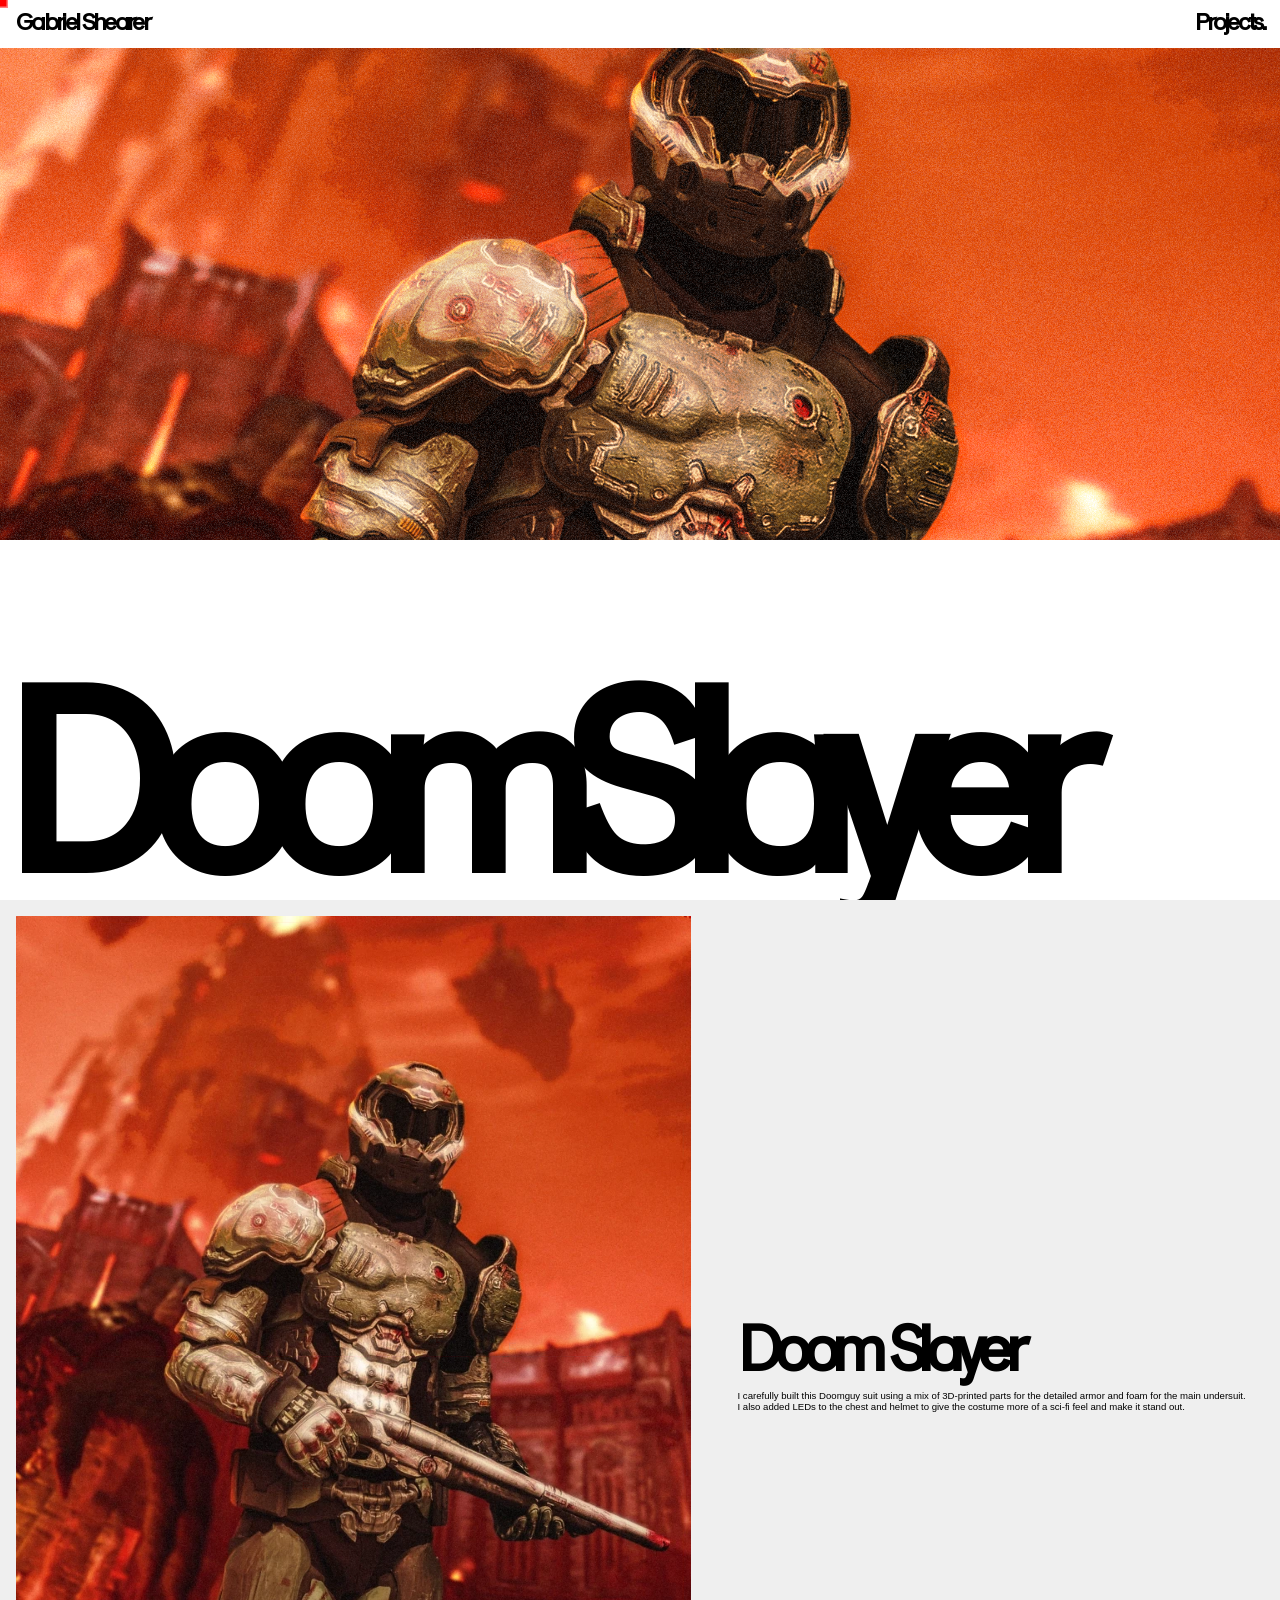
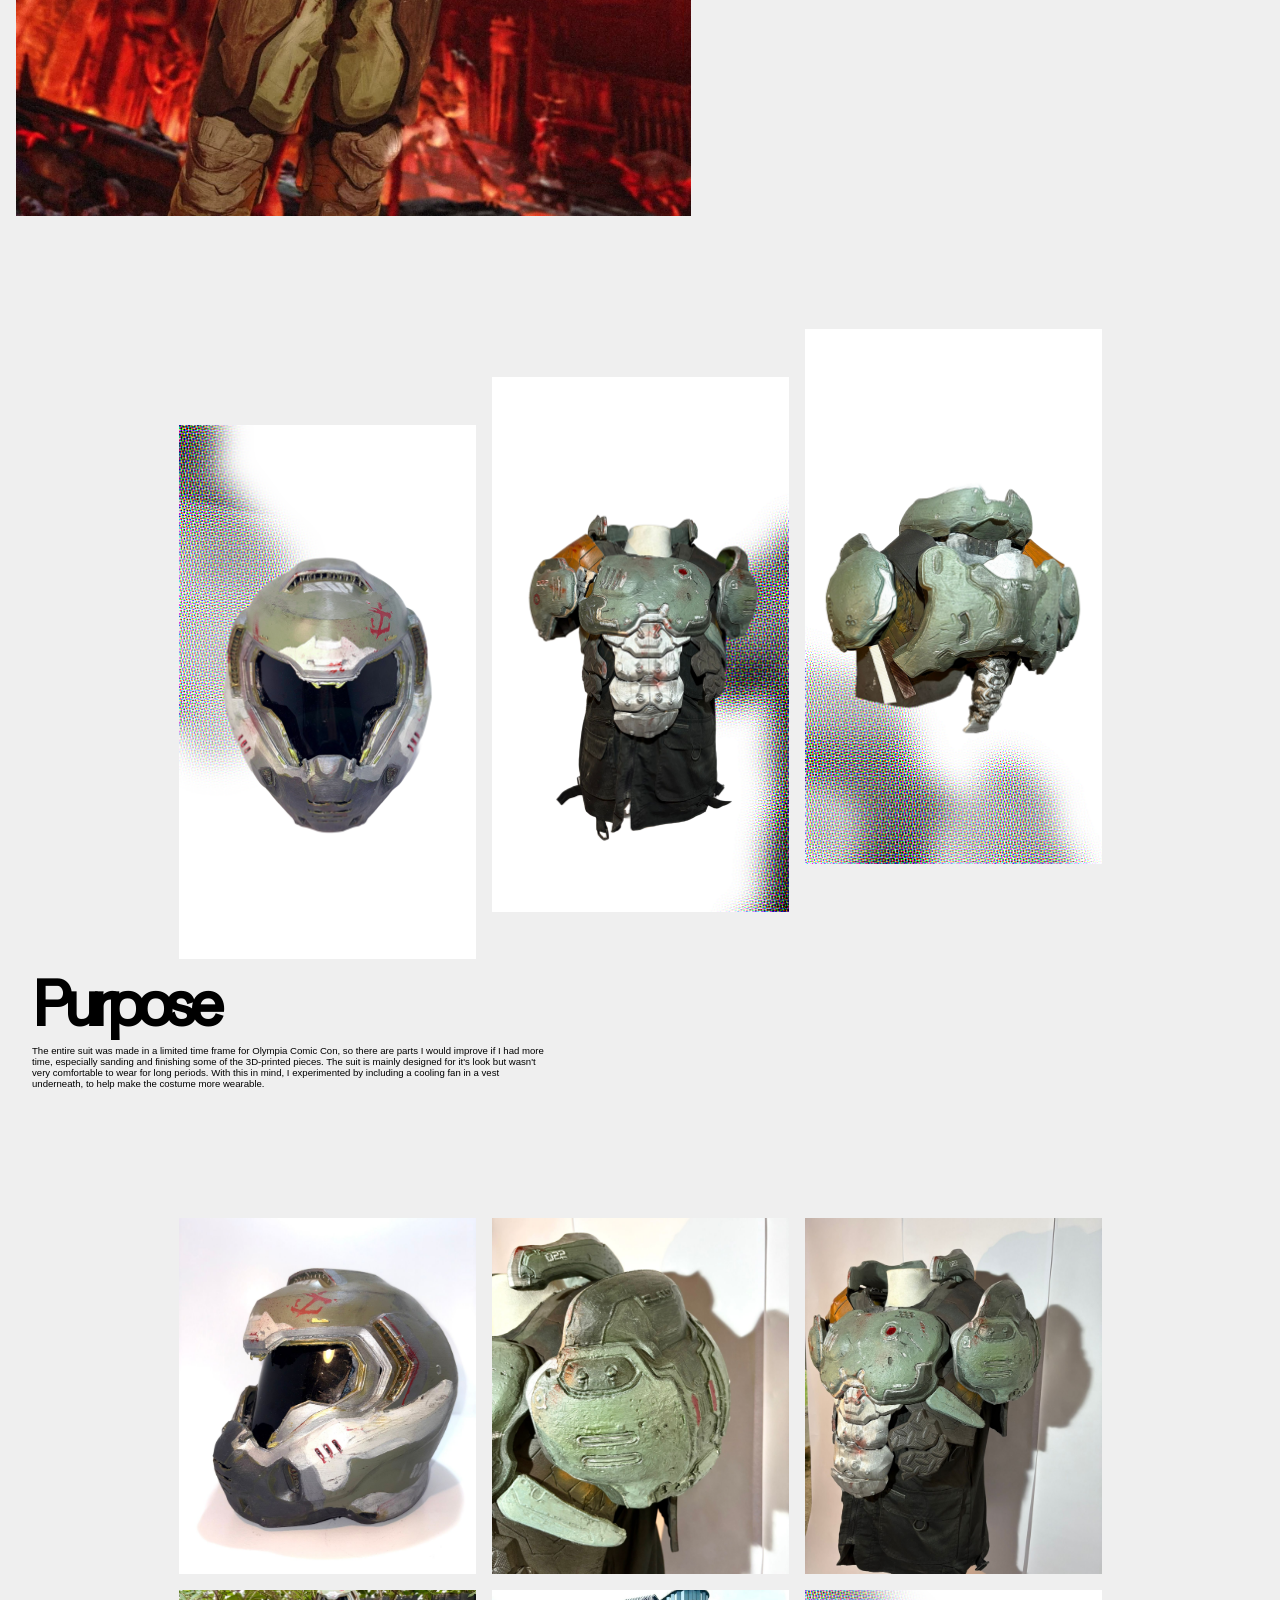
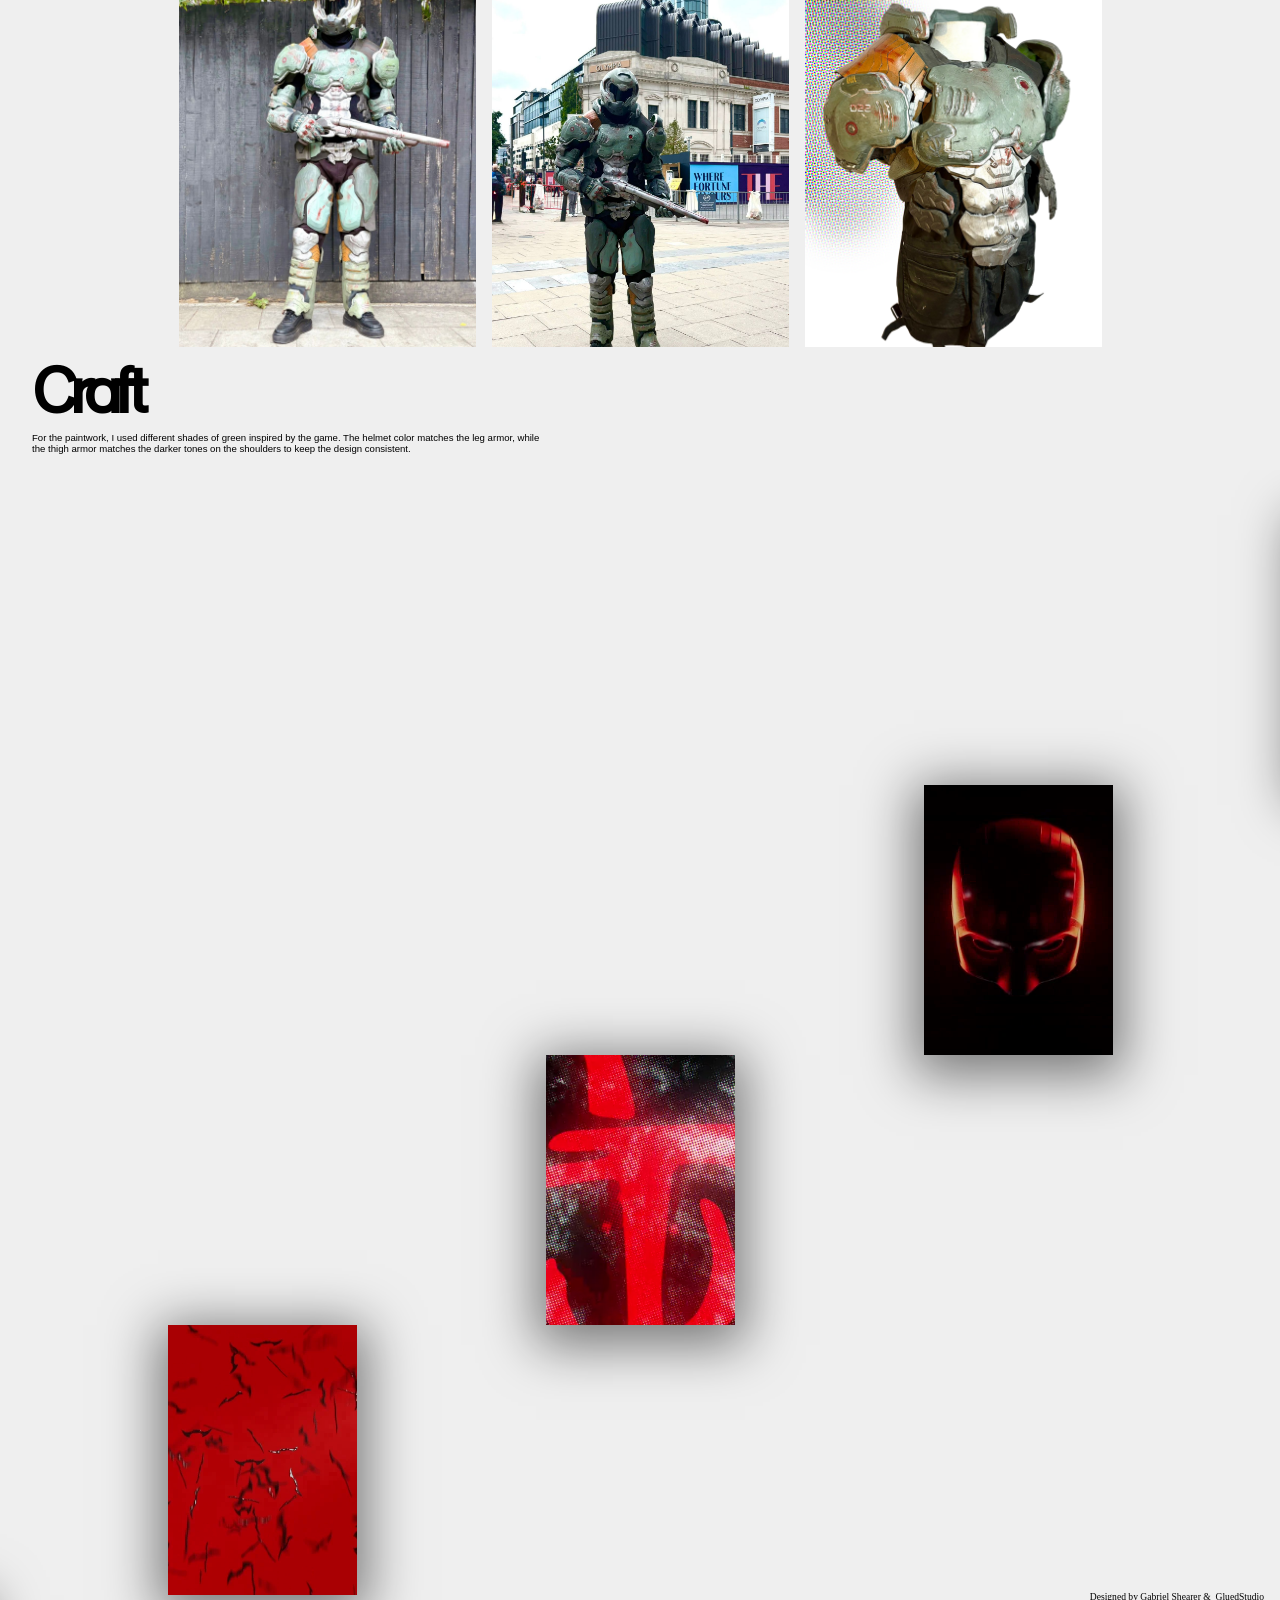
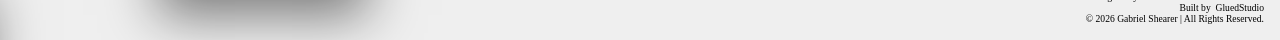
<file: projects/doomslayer.html>
<!DOCTYPE html>
<html>
<head>
    <title>Gabriel | DOOM</title>
    <link rel="icon" href="../assets/pageicon.png">
    <link rel="stylesheet" href="doomstyle.css">
        <link rel="stylesheet" href="doom responsive.css">
    <script src="https://code.jquery.com/jquery-3.6.0.min.js"></script>
    <link href="https://api.fontshare.com/v2/css?f[]=satoshi@400&display=swap" rel="stylesheet">
</head>
<body>
    <div id="cube"> 
    </div>
    <header>
            <div class="header-cont">
                <p class="headtext-1 hover-area" data-label="Home." onclick='window.location.href="https://shearer.design/"'>Gabriel Shearer</p>
                <p class="headtext-1 hover-area" data-label="Projects." onclick='window.location.href="https://shearer.design/" '>Projects.</p>
            </div>
        </header>
    <section class="hero">
        <div class="hero-background">
            <img class="hero-img" src="../assets/Doomslayer Photobash v02.png">
        </div>
        <div class="hero-title-cont">
            <h1>DoomSlayer</h1>
        </div>
    </section>
    <section class="backup-work">

        <div class="bw-main-cont-1">
            <div class="bw-img-cont-1">
                <img class="bw-img-1"src="../assets/Doomslayer Photobash v02_1.webp">
            </div>
            <div class="bw-text-cont-1">
                <h2 class="bw-title">Doom Slayer</h2>
                    <p class="bw-text">I carefully built this Doomguy suit using a mix of 3D-printed parts for the detailed armor and foam for the main undersuit. I also added LEDs to the chest and helmet to give the costume more of a sci-fi feel and make it stand out.</p>
                </div>
        </div>

        <div class="bw-main-cont-2">
            <div class="bw-trio-img-cont-1">
                <div class="trio-slider">
                    <img class="trio-img-1" src="../assets/HELMET PIECE.png">
                    <img class="trio-img-2" src="../assets/FRONT PIECE.png">
                    <img class="trio-img-3" src="../assets/BACK PIECE.png">
                </div>
            </div>
            <div class="bw-text-cont-2">
                <h2 class="bw-title">Purpose</h2>
                    <p class="bw-text">The entire suit was made in a limited time frame for Olympia Comic Con, so there are parts I would improve if I had more time, especially sanding and finishing some of the 3D-printed pieces. The suit is mainly designed for it's look but wasn't very comfortable to wear for long periods. With this in mind, I experimented by including a cooling fan in a vest underneath, to help make the costume more wearable.
                    </p>
            </div>
        </div>

        <div class="bw-main-cont-3">
            <div class="grid-into-cont">
                <div class="bw-grid-img-cont-1">
                    <img class="grid-img"src="../assets/H1.png">
                    <img class="grid-img"src="../assets/S1.png">
                    <img class="grid-img"src="../assets/S2.png">
                </div>
                <div class="bw-grid-img-cont-1">
                    <img class="grid-img"src="../assets/P1.png">
                    <img class="grid-img"src="../assets/P2.png">
                    <img class="grid-img"src="../assets/SIDE FRONT PIECE.png">
                </div>
            </div>
            <div class="bw-text-cont-3">
                <h2 class="bw-title">Craft</h2>
                    <p class="bw-text">
                        
                        For the paintwork, I used different shades of green inspired by the game. The helmet color matches the leg armor, while the thigh armor matches the darker tones on the shoulders to keep the design consistent.</p>
            </div>
        </div>

    </section>
    <section class="catalogue">
        <div class="carousel-cont">
            <div class="carousel" id="projects">


                <div class="carousel-item hover-area" data-label="Projects Archive">
                    <a href="archive.html" class="project-link" draggable="false">
                    <div class="carousel-box">
                        <div class="title7"></div>
                            <img class="car-img" src="../assets/Asset 5.png"/>
                    </div>
                    </a>
                </div>

                <div class="carousel-item hover-area" data-label="The Batman">
                    <a href="batman.html" class="project-link" draggable="false">
                    <div class="carousel-box">
                        <div class="title4"> </div>
                            <img class="car-img" src="../assets/Batarangs.webp"/>
                    </div>
                    </a>
                </div>

                <div class="carousel-item hover-area" data-label="Doom Slayer">
                    <a href="doomslayer.html" class="project-link" draggable="false">
                    <div class="carousel-box">
                        <div class="title5"> <br> </div>
                        <img class="car-img" src="../assets/output.webp"/>
                    </div>
                    </a>
                </div>

                <div class="carousel-item hover-area" data-label="DareDevil">
                    <a href="daredevil.html" class="project-link" draggable="false">
                    <div class="carousel-box">
                        <div class="title6"> <br> </div>
                        <img class="car-img" src="../assets/DareDevil.webp"/>
                    </div>
                    </a>
                </div>

                <div class="carousel-item hover-area" data-label="Projects Archive">
                    <a href="archive.html" class="project-link" draggable="false">
                    <div class="carousel-box">
                        <div class="title7"></div>
                        <img class="car-img" src="../assets/Asset 5.png"/>
                    </div>
                    </a>
                </div>
            </div>
        </div>  
        <div class="footer-cont" id="footer">
            <div class="footer-text">
                <p class="footer-text-1">Designed by Gabriel Shearer &</p><p data-label="Visit." class="footer-text-1 hover-area" onclick='window.location.href="https://glued.studio/"'> &nbsp; GluedStudio</p>
            </div>
            <div class="footer-text">
                <p class="footer-text-1">Built by</p><p class="footer-text-1 hover-area" data-label="Visit." onclick='window.location.href="https://glued.studio/"'> &nbsp; GluedStudio</p>
            </div>
            <div class="footer-text">
                <p class="footer-text-1">© 2026 Gabriel Shearer | All Rights Reserved.</p>
            </div>
        </div>
   </section>
</body>


<script>
    const cube = $("#cube");

/*--------------------
  Cube Follower Logic
--------------------*/
// 1. GLOBAL Mouse Movement
$(document).on("mousemove", function (e) {
    cube.css({
        transform: `translate(${e.pageX}px, ${e.pageY}px) translate(-50%, -50%)`
    });
});

// 2. Hover Enter
$(".hover-area").on("mouseenter", function () {
    let projectTitle = $(this).data("label");
    cube.text(projectTitle);
    cube.addClass("active");
});

// 3. Hover Leave
$(".hover-area").on("mouseleave", function () {
    cube.removeClass("active");
    setTimeout(() => {
        if (!cube.hasClass("active")) cube.text(""); 
    }, 300);
});





/*--------------------
  Carousel Logic
--------------------*/
let progress = 50;
let startX = 0;
let active = 0;
let isDown = false;
let isDragging = false; 

/*--------------------
  Constants
--------------------*/
const speedDrag = -0.1;

/*--------------------
  Get Z & Items
--------------------*/
const $items = document.querySelectorAll('.carousel-item');
const getZindex = (array, index) => (array.map((_, i) => (index === i) ? array.length : array.length - Math.abs(index - i)));

const displayItems = (item, index, active) => {
    const zIndex = getZindex([...$items], active)[index];
    item.style.setProperty('--zIndex', zIndex);
    item.style.setProperty('--active', (index - active) / $items.length);
};

/*--------------------
  Animate (Fixed: Floating Point Error)
--------------------*/
const animate = () => {
    progress = Math.max(0, Math.min(progress, 100));
    // FIX: Add 1e-6 (epsilon) for correct rounding
    active = Math.floor((progress / 100 * ($items.length - 1)) + 1e-6); 
    $items.forEach((item, index) => displayItems(item, index, active));
};
animate();

/*--------------------
  Click / Interaction Logic (Fixed: Snapping and Links)
--------------------*/
$items.forEach((item, i) => {
    item.addEventListener('click', (e) => {
        // 1. If dragging, prevent the link/snap and stop
        if (isDragging) {
            e.preventDefault(); 
            return;
        }

        // 2. Check if this item is already the active center one
        if (active === i) {
            // It is the center item: Allow the <a> tag to fire 
            return; 
        } else {
            // 3. If not active, prevent the link and snap it to center
            e.preventDefault(); // Stop the <a> tag from navigating
            
            if ($items.length > 1) {
                progress = (i / ($items.length - 1)) * 100;
                animate();
            }
        }
    });
});

/*--------------------
  Mouse/Touch Handlers
--------------------*/
const handleMouseMove = (e) => {
    if (!isDown) return;

    const x = e.clientX || (e.touches && e.touches[0].clientX) || 0;
    
    // Check if the movement is a drag (10px threshold)
    if (Math.abs(x - startX) > 10) {
        isDragging = true;
    }

    // Only update progress if we are actually dragging
    if (isDragging) {
        const mouseProgress = (x - startX) * speedDrag;
        progress = progress + mouseProgress;
        startX = x;
        animate();
    }
};

const handleMouseDown = e => {
    isDown = true;
    isDragging = false; 
    startX = e.clientX || (e.touches && e.touches[0].clientX) || 0;
};

const handleMouseUp = () => {
    isDown = false;
};

/*--------------------
  Listeners (Fixed: Removed mousewheel)
--------------------*/
document.addEventListener('mousedown', handleMouseDown);
document.addEventListener('mousemove', handleMouseMove);
document.addEventListener('mouseup', handleMouseUp);

document.addEventListener('touchstart', handleMouseDown);
document.addEventListener('touchmove', handleMouseMove);
document.addEventListener('touchend', handleMouseUp);
</script>
</html>
</file>
<file: style.css>
html {
    margin: 0;
    padding: 0;
    overflow-x: hidden;
    width: 100%;
    scroll-behavior: smooth;
    cursor: none;
    scrollbar-color: white black;
    scrollbar-width: normal;
    -ms-overflow-style: none;  /* Internet Explorer 10+ */
    scrollbar-width: none;  /* Firefox, Safari 18.2+, Chromium 121+ */
}


.container::-webkit-scrollbar { 
    display: none;  /* Older Safari and Chromium */
}

body {
    background:#efefef;
    margin: 0;
}

#cube {
    /* Positioning & Movement */
    position: absolute;
    top: 0;
    left: 0;
    z-index: 100000000;
    pointer-events: none;
    transform: translate(-50%, -50%);
    will-change: transform, width, height, background;
    
    /* Default State (Small Red Box) */
    display: flex; /* Always display */
    align-items: center;
    justify-content: center;
    height: 15px;
    width: 15px;
    background: red;
    border-color: rgba(255, 255, 255, 0.504);
    border-width: 1px;
    border-style: solid;
    
    /* Hide text in default state */
    color: transparent;
    font-size: 0;
    overflow: hidden; /* Prevents text from showing when small */
    padding: 0;
    
    /* Transitions */
    /* transform is fast (0.05s) for lag-free mouse following */
    /* other props are slower (0.3s) for the "grow" effect */
    transition: transform 0.05s ease, width 0.3s ease, height 0.3s ease, background 0.3s ease, color 0.3s ease, padding 0.3s ease;
    
    font-family: 'Tissot Sans';
    font-weight: 1000;
    white-space: nowrap;
}

/* The Expanded State */
#cube.active {
    height: 50px;
    width: auto; /* Allows it to grow to fit text */
    background: black;
    align-items: center;
    justify-content: center;
    color: white;
    font-size: 3rem;
    padding-inline: 0.6rem;
    padding-right: 1rem;
    padding-top: 0.5rem;
    letter-spacing: -0.4rem;
    margin-block-start: 0;
    margin-block-end: 0;
    margin-inline-start: 0;
    margin-inline-end: 0;
    cursor: none;
    border-style: none;
}


.hover-area:hover { 
    /* This hides the standard mouse cursor */
    cursor: none; 
}

img {
    -webkit-user-drag: none;
    user-select: none;
    -moz-user-select: none;
    -webkit-user-select: none;
    -ms-user-select: none;
    width: 100%;
    height: 100%;
    object-fit: cover;
    pointer-events: none;
}

@font-face {
    font-family: 'Tissot Sans';
    src: url('/assets/fonts/TissotSans-Regular.eot');
    src: url('/assets/fonts/TissotSans-Regular.eot?#iefix') format('embedded-opentype'),
        url('/assets/fonts/TissotSans-Regular.woff2') format('woff2'),
        url('/assets/fonts/TissotSans-Regular.woff') format('woff'),
        url('/assets/fonts/TissotSansVF.ttf') format('truetype');
    font-weight: normal;
    font-style: normal;
    font-display: swap;
}

@font-face {
  font-family: 'Satoshi', sans-serif;
  src:url('https://fonts.cdnfonts.com/css/satoshi');
}


h1 {
    font-family: 'Tissot Sans';
    font-weight: 1000;
    font-size: 100%;
    letter-spacing: -3pt;
}

header {
    z-index: 1000;
    background-color: transparent;
    display: flex;
    position: fixed;
    width: 100%;
    height: 3rem;
    color: black;
    background-color: white;
    }

.header-cont {
    z-index: 10000;
    margin-inline: 1rem;
    display: flex;
    width: 100vw;
    align-items: center;
    justify-content: space-between;
    column-gap: 1rem;
    font-size: 1.5rem;
    font-weight: 1000;
    letter-spacing: -2pt;
}

.headtext-1 {
    font-family: 'Tissot Sans';
    z-index: 10000;
}

.hero {
    z-index: 1001;
    display: flex;
    position: relative;
    height: 100vh;
    width: 100vw;
    justify-content: center;
}

.hero-img-cont {
    position: absolute;
    display: flex;
    width: 100%;
    height: 100%;
    background-color: black;
}

.hero-img {
    height: 100%;
    width: 100%;
    object-fit: cover;
}

.hero-text-div-cont {
    position: relative;
    align-self: center;
    /*animation: parallax linear;
    animation-timeline: scroll();*/
}

.hero-text-cont

.hero-text {
    font-size: 20rem;
}

.hero-type {
    width: 40vw;
    height: auto;
}







.catalogue {
    display:flex;
    flex-direction: column;
    position: relative;
    align-items: center;
    overflow: hidden;
    background-color: #efefef;
}

.self-intro-cont {
    display: flex;
    flex-direction: column;
    position: relative;
    height: 30vh;
    width: 35vw;
    justify-content: end;
    align-items: center;
    padding-inline: 1rem;
}

.self-intro {
    text-align: center;
}

h2 {
    font-family: 'Satoshi';
    font-weight: 100;
    font-size: 0.75vw;
}

.g-signature {
  margin-top: 1rem;
  width: 5vw;
}






/* CAROUSEL */

.carousel-cont {
    font-weight: 1000;
  background: #efefef;
  height: 100vh;
  position: relative;
  cursor: none;
}

.carousel {
  position: relative;
  z-index: 1;
  height: 100vh;
  width: 100vw;
  pointer-events: none;
    font-family: 'Tissot Sans';
}

.carousel-item {
  --items: 5;
  --width: clamp(15vh, 21vh,  30vh);
  --height: clamp(20vh, 30vh,  40vh);
  --x: calc(var(--active) * 1000%);
  --y: calc(var(--active) * -500%);
  --rot: calc(var(--active) * 0deg);
  --opacity: calc(var(--zIndex) / var(--items) * 3 - 1.6);
  overflow: hidden;
  position: absolute;
  z-index: var(--zIndex);
  width: var(--width);
  height: var(--height);
  margin: calc(var(--height) * -0.5) 0 0 calc(var(--width) * -0.5);
  border-radius: 0px;
  top: 50%;
  left: 50%;
  user-select: none;
  transform-origin: 0% 100%;
  box-shadow: 0 10px 50px 10px rgba(0, 0, 0, .5);
  background: black;
  pointer-events: all;
  transform:  translate(var(--x), var(--y)) rotate(var(--rot)) ;
  transition: transform 0.6s ease;

}

  .carousel-box {
    position: absolute;
    z-index: 1;
    top: 0;
    left: 0;
    width: 100%;
    height: 100%;
    transition: opacity 1s ease;
    opacity: var(--opacity);

    &:before {
      content: '';
      position: absolute;
      z-index: 1;
      top: 0;
      left: 0;
      width: 100%;
      height: 100%;
      /* background: linear-gradient(to bottom, rgba(0, 0, 0, 0), rgba(0, 0, 0, 0) 30%, rgba(0, 0, 0, 0) 50%, rgba(0, 0, 0, .5)); */
    }
  }

  .project-link {
    cursor: none !important;
}



  /* TITLES */

  .title1 {
    position: absolute;
    z-index: 1;
    color: #fff;
    bottom: 20px;
    left: 20px;
    transition: opacity .8s cubic-bezier(0, 0.02, 0, 1);
    font-size: 2rem;
  }

  .title2 {
    position: absolute;
    z-index: 1;
    color: #fff;
    bottom: 20px;
    left: 20px;
    transition: opacity .8s cubic-bezier(0, 0.02, 0, 1);
    font-size: 2rem;
  }

   .title3 {
    position: absolute;
    z-index: 1;
    color: #fff;
    bottom: 0px;
    left: 20px;
    transition: opacity .8s cubic-bezier(0, 0.02, 0, 1);
    font-size: 5.6rem;
    letter-spacing: -0.5rem;
  }

   .title4 {
    position: absolute;
    z-index: 1;
    color: #fff;
    bottom: 0px;
    left: 20px;
    transition: opacity .8s cubic-bezier(0, 0.02, 0, 1);
    font-size: 5rem;
    letter-spacing: -0.5rem;
    mix-blend-mode: overlay;
  }

     .title5 {
    position: absolute;
    z-index: 1;
    color: #fff;
    bottom: 200px;
    left: -8px;
    transition: opacity .8s cubic-bezier(0, 0.02, 0, 1);
    font-size: 7rem;
    letter-spacing: -0.6rem;
    line-height: 0.67;
    mix-blend-mode: overlay;
  }

     .title6 {
    position: absolute;
    z-index: 1;
    color: white;
    bottom: -16px;
    left: -10px;
    transition: opacity .8s cubic-bezier(0, 0.02, 0, 1);
    font-size: 9rem;
    letter-spacing: -0.9rem;
    line-height: 0.62;
    mix-blend-mode: overlay;
  }

     .title7 {
    position: absolute;
    z-index: 1;
    color: #fff;
    bottom: 0px;
    left: 20px;
    transition: opacity .8s cubic-bezier(0, 0.02, 0, 1);
    font-size: 5.6rem;
    letter-spacing: -0.5rem;
  }

     .title8 {
    position: absolute;
    z-index: 1;
    color: #fff;
    bottom: 20px;
    left: 20px;
    transition: opacity .8s cubic-bezier(0, 0.02, 0, 1);
    font-size: 2rem;
  }

     .title9 {
    position: absolute;
    z-index: 1;
    color: #fff;
    bottom: 20px;
    left: 20px;
    transition: opacity .8s cubic-bezier(0, 0.02, 0, 1);
    font-size: 2rem;
  }

       .title10 {
    position: absolute;
    z-index: 1;
    color: #fff;
    bottom: 20px;
    left: 20px;
    transition: opacity .8s cubic-bezier(0, 0.02, 0, 1);
    font-size: 2rem;
  }



  .num {
    position: absolute;
    z-index: 1;
    color: #fff;
    top: 10px;
    left: 20px;
    transition: opacity .8s cubic-bezier(0, 0.02, 0, 1);
    font-size: clamp(20px, 10vw, 80px);
  }




.layout {
  position: absolute;
  z-index: 0;
  top: 0;
  left: 0;
  width: 100%;
  height: 100%;
  pointer-events: none;

  &:before {
    content: '';
    position: absolute;
    z-index: 1;
    top: 0;
    left: 90px;
    width: 10px;
    height: 100%;
    border: 1px solid #fff;
    border-top: none;
    border-bottom: none;
    opacity: .15;
  }
}






footer {
    z-index: 10000000;
    background-color: black;
    display: flex;
    position: relative;
    height: 30vh;
    }

.footer-cont {
    display: flex;
    position: absolute;
    flex-direction: column;
    bottom: 0;
    right: 0;
    padding-bottom: 1rem;
    align-items: flex-end;
    color: black;
    font-family: 'Satoshi';
}

.footer-text {
  align-self: flex-end;
  display: flex;
    font-weight: 100;
    color: black;
    margin-right: 1rem;
}

.footer-text-1 {
    font-size: 0.75vw;
    margin: 0;
}
</file>
<file: responsive.css>
@media screen and (max-width: 1000px) {

  html {
    cursor: auto;
  }

  #cube {
    display: none;
  }

  #cube.active {
    display: none;
  }

  .hero-type {
    width: 80vw;
    height: auto;
  }

  header {
    height: 4.5rem;
    }

  .header-cont {
    font-size: 2.5rem;
  }

  h2 {
    font-size: 2.5vw;
  }

  .self-intro-cont {
    padding-inline: 2rem;
    width: auto;
  }

  .g-signature {
    margin-top: 1rem;
    width: 10.5rem;
  }
  .carousel-item {
    --width: clamp(500px, 50vw,  500px);
    --height: clamp(800px, 65vw,  800px);
    --x: calc(var(--active) * 600%);
    --y: calc(var(--active) * -0%);
    --rot: calc(var(--active) * 0deg);
    --opacity: calc(var(--zIndex) / var(--items) * 3 - 2.1);
    margin: calc(var(--height) * -0) 0 0 calc(var(--width) * -0.5);
    top: 36%;
    left: 50%;
  }

  .footer-text-1 {
    font-size: 2.5vw;
  }







}
</file>
<file: about.css>
html {
    margin: 0;
    padding: 0;
    overflow-x: hidden;
    width: 100%;
    scroll-behavior: smooth;
    cursor: none;
    scrollbar-color: white black;
    scrollbar-width: normal;
    -ms-overflow-style: none;  /* Internet Explorer 10+ */
    scrollbar-width: none;  /* Firefox, Safari 18.2+, Chromium 121+ */
}


.container::-webkit-scrollbar { 
    display: none;  /* Older Safari and Chromium */
}


body {
    background:#efefef;
    margin: 0;
}

* {
    box-sizing: border-box;
}


#cube {
    /* Positioning & Movement */
    position: absolute;
    top: 0;
    left: 0;
    z-index: 100000000;
    pointer-events: none;
    transform: translate(-50%, -50%);
    will-change: transform, width, height, background;
    
    /* Default State (Small Red Box) */
    display: flex; /* Always display */
    align-items: center;
    justify-content: center;
    height: 15px;
    width: 15px;
    background: red;
    border-color: rgba(255, 255, 255, 0.504);
    border-width: 1px;
    border-style: solid;
    
    /* Hide text in default state */
    color: transparent;
    font-size: 0;
    overflow: hidden; /* Prevents text from showing when small */
    padding: 0;
    
    /* Transitions */
    /* transform is fast (0.05s) for lag-free mouse following */
    /* other props are slower (0.3s) for the "grow" effect */
    transition: transform 0.05s ease, width 0.3s ease, height 0.3s ease, background 0.3s ease, color 0.3s ease, padding 0.3s ease;
    
    font-family: 'Tissot Sans';
    font-weight: 1000;
    white-space: nowrap;
}

/* The Expanded State */
#cube.active {
    height: 50px;
    width: auto; /* Allows it to grow to fit text */
    background: black;
    align-items: center;
    justify-content: center;
    color: white;
    font-size: 3rem;
    padding-inline: 0.6rem;
    padding-right: 1rem;
    padding-top: 0.5rem;
    letter-spacing: -0.4rem;
    margin-block-start: 0;
    margin-block-end: 0;
    margin-inline-start: 0;
    margin-inline-end: 0;
    cursor: none;
    border-style: none;
}


.hover-area:hover { 
    /* This hides the standard mouse cursor */
    cursor: none; 
}

img {
    -webkit-user-drag: none;
    user-select: none;
    -moz-user-select: none;
    -webkit-user-select: none;
    -ms-user-select: none;
    width: 100%;
    height: 100%;
    object-fit: cover;
    pointer-events: none;
    
    box-sizing: border-box;
}


@font-face {
    font-family: 'Tissot Sans';
    src: url('/assets/fonts/TissotSans-Regular.eot');
    src: url('/assets/fonts/TissotSans-Regular.eot?#iefix') format('embedded-opentype'),
        url('/assets/fonts/TissotSans-Regular.woff2') format('woff2'),
        url('/assets/fonts/TissotSans-Regular.woff') format('woff'),
        url('/assets/fonts/TissotSansVF.ttf') format('truetype');
    font-weight: normal;
    font-style: normal;
    font-display: swap;
}

@font-face {
  font-family: 'Satoshi', sans-serif;
  src:url('https://fonts.cdnfonts.com/css/satoshi');
}

p {
    margin-block-start: 0;
    margin-block-end: 0;
    margin-inline-start: 0;
    margin-inline-end: 0;
}

h1 {
    font-family: 'Tissot Sans';
    font-weight: 1000;
    font-size: 100%;
    letter-spacing: -3pt;
}

h2 {
    margin-block-start: 0;
    margin-block-end: 0;
    margin-inline-start: 0;
    margin-inline-end: 0;
}

header {
    z-index: 1000;
    background-color: transparent;
    display: flex;
    position: fixed;
    width: 100%;
    height: 3rem;
    color: black;
    background-color: white;
    }

.header-cont {
    z-index: 10000;
    margin-inline: 1rem;
    display: flex;
    width: 100vw;
    align-items: center;
    justify-content: space-between;
    column-gap: 1rem;
    font-size: 1.5rem;
    font-weight: 1000;
    letter-spacing: -2pt;
}

.headtext-1 {
    font-family: 'Tissot Sans';
    z-index: 10000;
}






.about-section {
    background-color: #efefef;
    font-family: 'Satoshi', sans-serif;
    font-weight: 100;
    font-size: 0.75vw;
}

.about-section-cont-1 {
    display: flex;
    position: relative;
    height: 100vh;
    width: 100vw;
    padding: 1rem;
    justify-content: space-between;
    align-items: center; 
    background-color: #efefef;
}

.about-cont-1 {
    display: flex;
    flex-direction: column;
    position: relative;
    align-items: center;
    width: 100%;
}

.about-title {
    width: 40vw;
    font-family: 'Tissot Sans';
    font-weight: 800;
    font-size: 8vw;
    letter-spacing: -0.9vw;
    margin-block: -0.7vw;
}

.about-text {
    width: 40vw;
    font-size: 0.75vw;
}

.about-img-cont-1 {
    display: flex;
    height: 100%;
    width: auto;
    justify-content: flex-end;
}

.about-img {
    height: 100%;
    width: auto;
    object-fit: contain;
}

.about-section-cont-2 {
    display: flex;
    position: relative;
    height: 70vh;
    width: 100vw;
    padding: 1rem;
    justify-content: center;
    align-items: center; 
    background-color: #efefef;
}

.about-img-cont-2 {
    display: flex;
    height: auto;
    width: 40vw;
    justify-content: center;
}

.print-vid {
    object-fit: contain;
}

.about-cont-2 {
    display: flex;
    flex-direction: column;
    position: relative;
    align-items: center;
    width: 60vw;
}









.footer-cont {
    display: flex;
    position: absolute;
    flex-direction: column;
    bottom: 0;
    right: 0;
    padding-right: 1rem;
    padding-bottom: 1rem;
    align-items: flex-end;
    color: black;
    font-family: 'Satoshi';
}

.footer-text {
  align-self: flex-end;
  display: flex;
    font-weight: 100;
    color: black;
}

.footer-text-1 {
    font-size: 0.75vw;
    margin: 0;
}
</file>
<file: about responsive.css>
/* --- ABOUT PAGE RESPONSIVE STYLES --- */

@media screen and (max-width: 1000px) {

  html {
    cursor: auto;
  }
  
  /* 1. Consistency: Hide the custom cursor and adjust header/footer */
  #cube, 
  #cube.active {
    display: none;
  }

  header {
    height: 4.5rem;
  }

  .header-cont {
    font-size: 2.5rem;
    width: 100%;
    margin-inline: 0;
    padding-inline: 1rem;
  }

  .footer-text-1 {
    font-size: 2.5vw; /* Slightly larger for readability */
  }

  /* 2. Main Layout: Stack text and images vertically */
  .about-section-cont-1 {
    flex-direction: column-reverse;
    height: 95vh;
    padding: 2rem 1.5rem;
    justify-content: start;
    align-items: baseline;
    align-content: baseline;
  }

  .about-cont-1 {
    width: 100%;
    align-items: flex-start;
    margin-bottom: 2rem;
  }

  /* 3. Typography: Scale fonts for mobile */
  .about-title {
    width: 100%;
    font-size: 20vw; /* Significantly larger on mobile */
    letter-spacing: -2.2vw;
  }

  .about-text {
    width: 100%;
    font-size: 2.5vw; /* Much larger than the desktop 0.75vw */
    line-height: 1.4;
  }

  /* 4. Images: Make images full width */
  .about-img-cont-1 {
    width: 100%;
    height: auto;
    justify-content: center;
    margin-right: 0;
    margin-bottom: 2rem;
  }

  .about-img {
    width: 100%;
    height: auto;
    max-height: 70vh; /* Prevent image from taking over the whole screen */
  }

  /* 5. Second Section (e.g., 3D Print Video area) */
  .about-section-cont-2 {
    flex-direction: column;
    height: 98vh;
    padding: 2rem 1.5rem;
    justify-content: start;
    align-items: baseline;
    align-content: baseline;
  }

  .about-img-cont-2,
  .about-cont-2 {
    width: 100%;
    margin-bottom: 2rem;
  }

  .print-vid {
    width: 100%;
    height: auto;
  }
}
</file>
<file: projects/batman style.css>
/* 1. External Font Imports - Must be at the very top */
@import url('https://fonts.cdnfonts.com/css/satoshi');

/* 2. Global Reset and Layout */
* {
    box-sizing: border-box; /* Ensures padding doesn't push width/height beyond 100% */
}

html {
    margin: 0;
    padding: 0;
    overflow-x: hidden;
    width: 100%;
    scroll-behavior: smooth;
    cursor: none;
    scrollbar-color: white black;
    scrollbar-width: normal;
    -ms-overflow-style: none;  /* Internet Explorer 10+ */
    scrollbar-width: none;  /* Firefox, Safari 18.2+, Chromium 121+ */
}


.container::-webkit-scrollbar { 
    display: none;  /* Older Safari and Chromium */
}

body {
    margin: 0;
    background-color: #efefef;
}

#cube {
    /* Positioning & Movement */
    position: absolute;
    top: 0;
    left: 0;
    z-index: 100000000;
    pointer-events: none;
    transform: translate(-50%, -50%);
    will-change: transform, width, height, background;
    
    /* Default State (Small Red Box) */
    display: flex; /* Always display */
    align-items: center;
    justify-content: center;
    height: 15px;
    width: 15px;
    background: red;
    border-color: rgba(255, 255, 255, 0.504);
    border-width: 1px;
    border-style: solid;
    
    /* Hide text in default state */
    color: transparent;
    font-size: 0;
    overflow: hidden; /* Prevents text from showing when small */
    padding: 0;
    
    /* Transitions */
    /* transform is fast (0.05s) for lag-free mouse following */
    /* other props are slower (0.3s) for the "grow" effect */
    transition: transform 0.05s ease, width 0.3s ease, height 0.3s ease, background 0.3s ease, color 0.3s ease, padding 0.3s ease;
    
    font-family: 'Tissot Sans';
    font-weight: 1000;
    white-space: nowrap;
}

/* The Expanded State */
#cube.active {
    height: 50px;
    width: auto; /* Allows it to grow to fit text */
    background: black;
    align-items: center;
    justify-content: center;
    color: white;
    font-size: 3rem;
    padding-inline: 0.6rem;
    padding-right: 1rem;
    padding-top: 0.5rem;
    letter-spacing: -0.4rem;
    margin-block-start: 0;
    margin-block-end: 0;
    margin-inline-start: 0;
    margin-inline-end: 0;
    cursor: none;
    border-style: none;
}


.hover-area:hover { 
    /* This hides the standard mouse cursor */
    cursor: none; 
}

/* 4. Images and Typography */
img {
    -webkit-user-drag: none;
    user-select: none;
    -moz-user-select: none;
    -webkit-user-select: none;
    -ms-user-select: none;
    object-fit: cover;
    pointer-events: none;
}

@font-face {
    font-family: 'Tissot Sans';
    src: url('/assets/fonts/TissotSans-Regular.eot');
    src: url('/assets/fonts/TissotSans-Regular.eot?#iefix') format('embedded-opentype'),
        url('/assets/fonts/TissotSans-Regular.woff2') format('woff2'),
        url('/assets/fonts/TissotSans-Regular.woff') format('woff'),
        url('/assets/fonts/TissotSansVF.ttf') format('truetype');
    font-weight: normal;
    font-style: normal;
    font-display: swap;
}

p, h1, h2 {
    margin: 0;
    padding: 0;
}

h1 {
    font-family: 'Tissot Sans', sans-serif;
    font-weight: 1000;
    letter-spacing: -5vh;
    color: white;
    
    /* THE NORMALIZER */
    line-height: 0.7;        /* Collapses the erratic OS padding */
    display: flex;
    align-items: center;    /* Standardizes the baseline centering */
    margin: 0;
    padding: 0;
    
    /* THE OFFSET */
    /* Adjust this % until it looks perfect. 
       Because line-height is locked at 0.7, this will now 
       render nearly identically on Mac and Windows. */
    transform: translateY(0%);
}

/* 5. Header */
header {
    z-index: 1000;
    display: flex;
    position: fixed;
    width: 100%;
    height: 3rem;
    color: black;
    background-color: white;
}

.header-cont {
    z-index: 10000;
    margin-inline: 1rem;
    display: flex;
    width: 100%;
    align-items: center;
    justify-content: space-between;
    font-size: 1.5rem;
    font-weight: 1000;
    letter-spacing: -2pt;
}

.headtext-1 {
    font-family: 'Tissot Sans', sans-serif;
}

/* 6. Hero Section */
.hero {
    display: block;
    position: relative;
    height: 100vh;
    background-color: white;
}

.hero-background {
    display: flex;
    position: relative;
    height: 60vh;
    width: 100%;
    object-fit: cover;
    overflow: hidden;
}

.hero-img {
    display: flex;
    top: -8vw;
    position: absolute;
    width: 100%;
    object-fit: cover;
}

.hero-title-cont {
    display: flex;
    position: relative;
    height: 40vh;
    width: 100%;
    background-color: white;
    overflow: hidden;
    align-items: flex-end;
}

.hero-title-cont h1 {
    font-size: 20vw;
    letter-spacing: -2.5vw;
    color: black;
    position: relative;
    height: fit-content;   
}

/* 7. Work/About Layout (1rem Padding, 100vh Image, No Cut-off) */
.backup-work {
    display: flex;
    flex-direction: column;
    position: relative;
    width: 100%;
    background-color: #efefef;
    align-items: center;
    gap: 6rem;
    margin-top: 1rem;
}

.bw-main-cont-1 {
    position: relative;
    display: flex;
    width: 100%;
    height: 100vh;
    align-items: center;
    gap: 2rem;
    padding-inline: 1rem;
}

.reversed {
    flex-direction: row-reverse;
    justify-content: right;
}

.bw-img-cont-1 {
    position: relative;
    display: flex;
    height: 100%; /* Fills the padded 100vh container height */
}

.bw-img-1 {
    height: 100%; /* Ensure image is exactly height of container */
    width: auto;
    object-fit: contain; /* Prevents image from being cut off */
}

.bw-text-cont-1 {
    position: relative;
    display: flex;
    flex-direction: column;
    justify-content: center;
    align-items: center;
    flex: 1;
}

.bw-title {
    width: 40vw;
    font-family: 'Tissot Sans', sans-serif;
    font-weight: 800;
    font-size: 4vw;
    letter-spacing: -0.35vw;
    margin-block: -0.3vw;
    line-height: 1.5
}

.bw-text {
    font-family: 'Satoshi', sans-serif;
    width: 40vw;
    font-size: 0.75vw;
}





/* 8. Trio Images Section */
.bw-main-cont-2 {
    position: relative;
    display: flex;
    flex-direction: column;
    justify-content: center;
    height: 90vh;
    width: 100%;
    padding-inline: 1rem;
}

.bw-trio-img-cont-1 {
    position: relative;
    height: 70vh;
    display: flex;
    column-gap: 1rem;
    justify-content: center;
}

.trio-img-1, .trio-img-2, .trio-img-3 {
    height: auto;
    width: 33vh;
    object-fit: contain;
}

.trio-img-1 { align-self: flex-end; }
.trio-img-2 { align-self: center; }
.trio-img-3 { align-self: flex-start; }

/* Add this to archivestyle.css to ensure desktop ignores the new wrapper */
.trio-slider {
    display: contents;
}

.bw-text-cont-2 {   
    position: relative;
    display: flex;
    flex-direction: column;
    justify-content: center;
    width: 100%;
    padding: 1rem;
    background-color: #efefef;
}






/* 9. Grid Section (03 Section) - Desktop */
.bw-main-cont-3 {
    position: relative;
    display: flex;
    flex-direction: column;
    justify-content: center;
    height: auto;
    width: 100%;
    padding-inline: 1rem;
}

.grid-into-cont {
    display: flex;
    flex-direction: column;
    align-items: center;
    justify-content: center;
    width: 100%;
    gap: 1rem;
}

.bw-grid-img-cont-1 {
    display: flex;
    flex-direction: row;
    gap: 1rem; 
    width: auto;
    align-self: center;
}

.hor-grid-img {
    flex-direction: row;
}

.grid-img {
    width: 33vh;
    aspect-ratio: 1 / 1.2;
    height: auto;
    object-fit: cover;
    object-position: center;
}

.bw-text-cont-3 {
    position: relative;
    display: flex;
    flex-direction: column;
    justify-content: center;
    width: 100%;
    padding: 1rem;
    background-color: #efefef;
}








.catalogue {
    display:flex;
    flex-direction: column;
    position: relative;
    align-items: center;
    overflow: hidden;
    background-color: #efefef;
}

.self-intro-cont {
    display: flex;
    flex-direction: column;
    position: relative;
    height: 30vh;
    width: 35vw;
    justify-content: end;
    align-items: center;
    padding-inline: 1rem;
}

.self-intro {
    text-align: center;
}

h2 {
    font-family: 'Satoshi';
    font-weight: 100;
    font-size: 0.75vw;
}

.g-signature {
  margin-top: 1rem;
  width: 5vw;
}






/* CAROUSEL */

.car-img {
    -webkit-user-drag: none;
    user-select: none;
    -moz-user-select: none;
    -webkit-user-select: none;
    -ms-user-select: none;
    width: 100%;
    height: 100%;
    object-fit: cover;
    pointer-events: none;
}

.catalogue {
    height: 130vh;
    display: flex;
    justify-content: end;

}

.carousel-cont {
    font-weight: 1000;
  background: #efefef;
  height: 100vh;
  position: relative;
  cursor: none;
}

.carousel {
  position: relative;
  z-index: 1;
  height: 100vh;
  width: 100vw;
  pointer-events: none;
    font-family: 'Tissot Sans';
}

.carousel-item {
  --items: 5;
  --width: clamp(15vh, 21vh,  30vh);
  --height: clamp(20vh, 30vh,  40vh);
  --x: calc(var(--active) * 1000%);
  --y: calc(var(--active) * -500%);
  --rot: calc(var(--active) * 0deg);
  --opacity: calc(var(--zIndex) / var(--items) * 3 - 1.6);
  overflow: hidden;
  position: absolute;
  z-index: var(--zIndex);
  width: var(--width);
  height: var(--height);
  margin: calc(var(--height) * -0.5) 0 0 calc(var(--width) * -0.5);
  border-radius: 0px;
  top: 50%;
  left: 50%;
  user-select: none;
  transform-origin: 0% 100%;
  box-shadow: 0 10px 50px 10px rgba(0, 0, 0, .5);
  background: black;
  pointer-events: all;
  transform:  translate(var(--x), var(--y)) rotate(var(--rot)) ;
  transition: transform 0.6s ease;

}

  .carousel-box {
    position: absolute;
    z-index: 1;
    top: 0;
    left: 0;
    width: 100%;
    height: 100%;
    transition: opacity 1s ease;
    opacity: var(--opacity);

    &:before {
      content: '';
      position: absolute;
      z-index: 1;
      top: 0;
      left: 0;
      width: 100%;
      height: 100%;
      /* background: linear-gradient(to bottom, rgba(0, 0, 0, 0), rgba(0, 0, 0, 0) 30%, rgba(0, 0, 0, 0) 50%, rgba(0, 0, 0, .5)); */
    }
  }

  .project-link {
    cursor: none !important;
}



  /* TITLES */

  .title1 {
    position: absolute;
    z-index: 1;
    color: #fff;
    bottom: 20px;
    left: 20px;
    transition: opacity .8s cubic-bezier(0, 0.02, 0, 1);
    font-size: 2rem;
  }

  .title2 {
    position: absolute;
    z-index: 1;
    color: #fff;
    bottom: 20px;
    left: 20px;
    transition: opacity .8s cubic-bezier(0, 0.02, 0, 1);
    font-size: 2rem;
  }

   .title3 {
    position: absolute;
    z-index: 1;
    color: #fff;
    bottom: 0px;
    left: 20px;
    transition: opacity .8s cubic-bezier(0, 0.02, 0, 1);
    font-size: 5.6rem;
    letter-spacing: -0.5rem;
  }

   .title4 {
    position: absolute;
    z-index: 1;
    color: #fff;
    bottom: 0px;
    left: 20px;
    transition: opacity .8s cubic-bezier(0, 0.02, 0, 1);
    font-size: 5rem;
    letter-spacing: -0.5rem;
    mix-blend-mode: overlay;
  }

     .title5 {
    position: absolute;
    z-index: 1;
    color: #fff;
    bottom: 200px;
    left: -8px;
    transition: opacity .8s cubic-bezier(0, 0.02, 0, 1);
    font-size: 7rem;
    letter-spacing: -0.6rem;
    line-height: 0.67;
    mix-blend-mode: overlay;
  }

     .title6 {
    position: absolute;
    z-index: 1;
    color: white;
    bottom: -16px;
    left: -10px;
    transition: opacity .8s cubic-bezier(0, 0.02, 0, 1);
    font-size: 9rem;
    letter-spacing: -0.9rem;
    line-height: 0.62;
    mix-blend-mode: overlay;
  }

     .title7 {
    position: absolute;
    z-index: 1;
    color: #fff;
    bottom: 0px;
    left: 20px;
    transition: opacity .8s cubic-bezier(0, 0.02, 0, 1);
    font-size: 5.6rem;
    letter-spacing: -0.5rem;
  }

     .title8 {
    position: absolute;
    z-index: 1;
    color: #fff;
    bottom: 20px;
    left: 20px;
    transition: opacity .8s cubic-bezier(0, 0.02, 0, 1);
    font-size: 2rem;
  }

     .title9 {
    position: absolute;
    z-index: 1;
    color: #fff;
    bottom: 20px;
    left: 20px;
    transition: opacity .8s cubic-bezier(0, 0.02, 0, 1);
    font-size: 2rem;
  }

       .title10 {
    position: absolute;
    z-index: 1;
    color: #fff;
    bottom: 20px;
    left: 20px;
    transition: opacity .8s cubic-bezier(0, 0.02, 0, 1);
    font-size: 2rem;
  }



  .num {
    position: absolute;
    z-index: 1;
    color: #fff;
    top: 10px;
    left: 20px;
    transition: opacity .8s cubic-bezier(0, 0.02, 0, 1);
    font-size: clamp(20px, 10vw, 80px);
  }




.layout {
  position: absolute;
  z-index: 0;
  top: 0;
  left: 0;
  width: 100%;
  height: 100%;
  pointer-events: none;

  &:before {
    content: '';
    position: absolute;
    z-index: 1;
    top: 0;
    left: 90px;
    width: 10px;
    height: 100%;
    border: 1px solid #fff;
    border-top: none;
    border-bottom: none;
    opacity: .15;
  }
}






.footer-cont {
    display: flex;
    position: absolute;
    flex-direction: column;
    bottom: 0;
    right: 0;
    padding-bottom: 1rem;
    align-items: flex-end;
    color: black;
    font-family: 'Satoshi';
}

.footer-text {
  align-self: flex-end;
  display: flex;
    font-weight: 100;
    color: black;
    margin-right: 1rem;
}

.footer-text-1 {
    font-size: 0.75vw;
    margin: 0;
}
</file>
<file: projects/batman responsive.css>
/* --- DOOMSLAYER PROJECT RESPONSIVE STYLES --- */

@media screen and (max-width: 1000px) {

  html {
    cursor: auto;
  }

  /* 1. Consistency: Hide the custom cursor and adjust header */
  #cube, 
  #cube.active {
    display: none !important;
  }

  header {
    height: 4.5rem;
  }

  .header-cont {
    font-size: 2.5rem;
    width: 100%;
    margin-inline: 0;
    padding-inline: 1rem;
  }

  /* 2. Hero Section Adjustments */
  .hero {
    height: auto; /* Allow hero to fit content */
  }

  .hero-background {
    height: 80vh; /* Reduced height for mobile balance */
  }

  .hero-img {
    top: 0; /* Reset the offset from doomstyle.css */
    height: 100%;
    width: 200%;
    left: -55%;
    object-position: center 20%;
  }

  .hero-title-cont {
    height: 20vh;
    padding: 1rem 1rem;
    justify-content: flex-start;
    align-content: center;
  }

  .hero-title-cont h1 {
    font-size: 20vw; /* Scale from 36.5vh to viewport width */
    letter-spacing: -2vw;
    transform: translateY(-20%);
    bottom: 0;
  }

  .backup-work {
    gap: 12rem;
    margin-top: 0rem;
  }

  .bw-main-cont-1, 
    .bw-main-cont-2, 
    .bw-main-cont-3,
    .bw-main-cont-4 {
        width: 100% !important;
        height: auto !important;
        padding: 1.5rem !important;
        gap: 2rem !important;
        flex-direction: column !important; /* Forces vertical stack even if .reversed */
    }

    /* 4. Section 01 & Reversed Logic */
    .bw-img-cont-1 {
        width: 100%;
        height: auto;
    }

    .bw-img-1 {
        width: 100%;
        height: auto;
        max-height: 60vh;
        object-fit: cover;
    }

    .bw-text-cont-1 {
        width: 100% !important;
        align-items: flex-start !important;
    }

    /* 5. Swippable Trio Section */
  .bw-trio-img-cont-1 {
    width: 100vw !important; /* Full width for swiping */
    margin-left: -1.5rem;   /* Offsets the main container padding */
    height: auto !important;
    overflow: hidden;
  }

  .trio-slider {
    display: flex !important;
    flex-direction: row !important; /* Horizontal for swiping */
    overflow-x: auto !important;
    scroll-snap-type: x mandatory; /* Enables the "snap" effect */
    scroll-behavior: smooth;
    -webkit-overflow-scrolling: touch; /* Smooth momentum on iOS */
    gap: 1rem;
    padding-inline: 15vw; /* Centers the middle image on load */
    scrollbar-width: none; /* Hides scrollbar on Firefox */
  }

  .trio-slider::-webkit-scrollbar {
    display: none; /* Hides scrollbar on Chrome/Safari */
  }

  .trio-img-1, .trio-img-2, .trio-img-3 {
    min-width: 70vw !important; /* Forces images to be large enough to swipe */
    width: 70vw !important;
    height: 50vh !important;
    object-fit: cover !important;
    scroll-snap-align: center; /* Snap point */
    align-self: center !important;
    flex-shrink: 0; /* Prevents images from squishing */
  }

  /* Force starting position to the middle image */
  /* This works by targeting the container and relies on the padding-inline above */
  .trio-slider {
    scroll-padding: 0 15vw;
  }

  .bw-text-cont-2 {
    position: relative; /* Change from absolute to relative to stack naturally */
    width: 100%;
    margin: 3rem 0 0 0;
    left: 0;
    bottom: 0;
  }

 /* 6. Section 03 (Grid) */
    .grid-into-cont {
        display: grid !important;
        grid-template-columns: repeat(2, 1fr);
        width: 100%;
        gap: 1.5rem;
    }

    .bw-grid-img-cont-1 {
        display: contents !important; /* Flattens nested divs into the grid */
    }

    .grid-img {
        width: 100% !important;
        aspect-ratio: 1 / 1;
        height: auto !important;
    }

    /* 7. Shared Typography Scaling */
    .bw-title {
        width: 100% !important;
        font-size: 15vw !important;
        letter-spacing: -1vw !important;
        margin-bottom: 0.5rem;
    }

    .bw-text {
        width: 100% !important;
        font-size: 2.5vw !important; /* Increased for mobile readability */
        line-height: 1.5;
    }

    .catalogue {
      height: 100vh;
    }


      .carousel-item {
    --width: clamp(500px, 50vw,  500px);
    --height: clamp(800px, 65vw,  800px);
    --x: calc(var(--active) * 600%);
    --y: calc(var(--active) * -0%);
    --rot: calc(var(--active) * 0deg);
    --opacity: calc(var(--zIndex) / var(--items) * 3 - 2.1);
    margin: calc(var(--height) * -0) 0 0 calc(var(--width) * -0.5);
    top: 36%;
    left: 50%;
  }

    /* 8. Footer Styling */
    .footer-cont {
        height: 50vh !important;
        align-items: flex-start !important;
        justify-content: flex-end;
    }

    .footer-text-1 {
        font-size: 3.5vw !important;
    }
}
</file>
<file: projects/daredevilstyle.css>
/* 1. External Font Imports - Must be at the very top */
@import url('https://fonts.cdnfonts.com/css/satoshi');

/* 2. Global Reset and Layout */
* {
    box-sizing: border-box; /* Ensures padding doesn't push width/height beyond 100% */
}

html {
    margin: 0;
    padding: 0;
    overflow-x: hidden;
    width: 100%;
    scroll-behavior: smooth;
    cursor: none;
    scrollbar-color: white black;
    scrollbar-width: normal;
    -ms-overflow-style: none;  /* Internet Explorer 10+ */
    scrollbar-width: none;  /* Firefox, Safari 18.2+, Chromium 121+ */
}


.container::-webkit-scrollbar { 
    display: none;  /* Older Safari and Chromium */
}

body {
    margin: 0;
    background-color: #efefef;
}

#cube {
    /* Positioning & Movement */
    position: absolute;
    top: 0;
    left: 0;
    z-index: 100000000;
    pointer-events: none;
    transform: translate(-50%, -50%);
    will-change: transform, width, height, background;
    
    /* Default State (Small Red Box) */
    display: flex; /* Always display */
    align-items: center;
    justify-content: center;
    height: 15px;
    width: 15px;
    background: red;
    border-color: rgba(255, 255, 255, 0.504);
    border-width: 1px;
    border-style: solid;
    
    /* Hide text in default state */
    color: transparent;
    font-size: 0;
    overflow: hidden; /* Prevents text from showing when small */
    padding: 0;
    
    /* Transitions */
    /* transform is fast (0.05s) for lag-free mouse following */
    /* other props are slower (0.3s) for the "grow" effect */
    transition: transform 0.05s ease, width 0.3s ease, height 0.3s ease, background 0.3s ease, color 0.3s ease, padding 0.3s ease;
    
    font-family: 'Tissot Sans';
    font-weight: 1000;
    white-space: nowrap;
}

/* The Expanded State */
#cube.active {
    height: 50px;
    width: auto; /* Allows it to grow to fit text */
    background: black;
    align-items: center;
    justify-content: center;
    color: white;
    font-size: 3rem;
    padding-inline: 0.6rem;
    padding-right: 1rem;
    padding-top: 0.5rem;
    letter-spacing: -0.4rem;
    margin-block-start: 0;
    margin-block-end: 0;
    margin-inline-start: 0;
    margin-inline-end: 0;
    cursor: none;
    border-style: none;
}


.hover-area:hover { 
    /* This hides the standard mouse cursor */
    cursor: none; 
}

/* 4. Images and Typography */
img {
    -webkit-user-drag: none;
    user-select: none;
    -moz-user-select: none;
    -webkit-user-select: none;
    -ms-user-select: none;
    object-fit: cover;
    pointer-events: none;
}

@font-face {
    font-family: 'Tissot Sans';
    src: url('/assets/fonts/TissotSans-Regular.eot');
    src: url('/assets/fonts/TissotSans-Regular.eot?#iefix') format('embedded-opentype'),
        url('/assets/fonts/TissotSans-Regular.woff2') format('woff2'),
        url('/assets/fonts/TissotSans-Regular.woff') format('woff'),
        url('/assets/fonts/TissotSansVF.ttf') format('truetype');
    font-weight: normal;
    font-style: normal;
    font-display: swap;
}

p, h1, h2 {
    margin: 0;
    padding: 0;
}

h1 {
    font-family: 'Tissot Sans', sans-serif;
    font-weight: 1000;
    letter-spacing: -5vh;
    color: white;
    
    /* THE NORMALIZER */
    line-height: 0.7;        /* Collapses the erratic OS padding */
    display: flex;
    align-items: center;    /* Standardizes the baseline centering */
    margin: 0;
    padding: 0;
    
    /* THE OFFSET */
    /* Adjust this % until it looks perfect. 
       Because line-height is locked at 0.7, this will now 
       render nearly identically on Mac and Windows. */
    transform: translateY(0%);
}

/* 5. Header */
header {
    z-index: 1000;
    display: flex;
    position: fixed;
    width: 100%;
    height: 3rem;
    color: black;
    background-color: white;
}

.header-cont {
    z-index: 10000;
    margin-inline: 1rem;
    display: flex;
    width: 100%;
    align-items: center;
    justify-content: space-between;
    font-size: 1.5rem;
    font-weight: 1000;
    letter-spacing: -2pt;
}

.headtext-1 {
    font-family: 'Tissot Sans', sans-serif;
}

/* 6. Hero Section */
.hero {
    display: block;
    position: relative;
    height: 100vh;
    background-color: white;
}

.hero-background {
    display: flex;
    position: relative;
    height: 60vh;
    width: 100%;
    object-fit: cover;
    overflow: hidden;
}

.hero-img {
    display: flex;
    top: -13vw;
    position: absolute;
    width: 100%;
    object-fit: cover;
}

.hero-title-cont {
    display: flex;
    position: relative;
    height: 40vh;
    width: 100%;
    background-color: white;
    overflow: hidden;
    align-items: flex-end;
}

.hero-title-cont h1 {
    font-size: 20vw;
    letter-spacing: -2.5vw;
    color: black;
    position: relative;
    height: fit-content;   
}

/* 7. Work/About Layout (1rem Padding, 100vh Image, No Cut-off) */
.backup-work {
    display: flex;
    flex-direction: column;
    position: relative;
    width: 100%;
    background-color: #efefef;
    align-items: center;
    gap: 6rem;
    margin-top: 1rem;
}

.bw-main-cont-1 {
    position: relative;
    display: flex;
    width: 100%;
    height: 100vh;
    align-items: center;
    gap: 2rem;
    padding-inline: 1rem;
}

.reversed {
    flex-direction: row-reverse;
    justify-content: right;
}

.bw-img-cont-1 {
    position: relative;
    display: flex;
    height: 100%; /* Fills the padded 100vh container height */
}

.bw-img-1 {
    height: 100%; /* Ensure image is exactly height of container */
    width: auto;
    object-fit: contain; /* Prevents image from being cut off */
}

.bw-text-cont-1 {
    position: relative;
    display: flex;
    flex-direction: column;
    justify-content: center;
    align-items: center;
    flex: 1;
}

.bw-title {
    width: 40vw;
    font-family: 'Tissot Sans', sans-serif;
    font-weight: 800;
    font-size: 4vw;
    letter-spacing: -0.35vw;
    margin-block: -0.3vw;
    line-height: 1.5
}

.bw-text {
    font-family: 'Satoshi', sans-serif;
    width: 40vw;
    font-size: 0.75vw;
}





/* 8. Trio Images Section */
.bw-main-cont-2 {
    position: relative;
    display: flex;
    flex-direction: column;
    justify-content: center;
    height: 90vh;
    width: 100%;
    padding-inline: 1rem;
}

.bw-trio-img-cont-1 {
    position: relative;
    height: 70vh;
    display: flex;
    column-gap: 1rem;
    justify-content: center;
}

.trio-img-1, .trio-img-2, .trio-img-3 {
    height: auto;
    width: 33vh;
    object-fit: contain;
}

.trio-img-1 { align-self: flex-end; }
.trio-img-2 { align-self: center; }
.trio-img-3 { align-self: flex-start; }

/* Add this to archivestyle.css to ensure desktop ignores the new wrapper */
.trio-slider {
    display: contents;
}

.bw-text-cont-2 {   
    position: relative;
    display: flex;
    flex-direction: column;
    justify-content: center;
    width: 100%;
    padding: 1rem;
    background-color: #efefef;
}






/* 9. Grid Section (03 Section) - Desktop */
.bw-main-cont-3 {
    position: relative;
    display: flex;
    flex-direction: column;
    justify-content: center;
    height: auto;
    width: 100%;
    padding-inline: 1rem;
}

.grid-into-cont {
    display: flex;
    flex-direction: column;
    align-items: center;
    justify-content: center;
    width: 100%;
    gap: 1rem;
}

.bw-grid-img-cont-1 {
    display: flex;
    flex-direction: row;
    gap: 1rem; 
    width: auto;
    align-self: center;
}

.hor-grid-img {
    flex-direction: row;
}

.grid-img {
    width: 33vh;
    aspect-ratio: 1 / 1.2;
    height: auto;
    object-fit: cover;
    object-position: center;
}

.bw-text-cont-3 {
    position: relative;
    display: flex;
    flex-direction: column;
    justify-content: center;
    width: 100%;
    padding: 1rem;
    background-color: #efefef;
}








.catalogue {
    display:flex;
    flex-direction: column;
    position: relative;
    align-items: center;
    overflow: hidden;
    background-color: #efefef;
}

.self-intro-cont {
    display: flex;
    flex-direction: column;
    position: relative;
    height: 30vh;
    width: 35vw;
    justify-content: end;
    align-items: center;
    padding-inline: 1rem;
}

.self-intro {
    text-align: center;
}

h2 {
    font-family: 'Satoshi';
    font-weight: 100;
    font-size: 0.75vw;
}

.g-signature {
  margin-top: 1rem;
  width: 5vw;
}






/* CAROUSEL */

.car-img {
    -webkit-user-drag: none;
    user-select: none;
    -moz-user-select: none;
    -webkit-user-select: none;
    -ms-user-select: none;
    width: 100%;
    height: 100%;
    object-fit: cover;
    pointer-events: none;
}

.catalogue {
    height: 130vh;
    display: flex;
    justify-content: end;

}

.carousel-cont {
    font-weight: 1000;
  background: #efefef;
  height: 100vh;
  position: relative;
  cursor: none;
}

.carousel {
  position: relative;
  z-index: 1;
  height: 100vh;
  width: 100vw;
  pointer-events: none;
    font-family: 'Tissot Sans';
}

.carousel-item {
  --items: 5;
  --width: clamp(15vh, 21vh,  30vh);
  --height: clamp(20vh, 30vh,  40vh);
  --x: calc(var(--active) * 1000%);
  --y: calc(var(--active) * -500%);
  --rot: calc(var(--active) * 0deg);
  --opacity: calc(var(--zIndex) / var(--items) * 3 - 1.6);
  overflow: hidden;
  position: absolute;
  z-index: var(--zIndex);
  width: var(--width);
  height: var(--height);
  margin: calc(var(--height) * -0.5) 0 0 calc(var(--width) * -0.5);
  border-radius: 0px;
  top: 50%;
  left: 50%;
  user-select: none;
  transform-origin: 0% 100%;
  box-shadow: 0 10px 50px 10px rgba(0, 0, 0, .5);
  background: black;
  pointer-events: all;
  transform:  translate(var(--x), var(--y)) rotate(var(--rot)) ;
  transition: transform 0.6s ease;

}

  .carousel-box {
    position: absolute;
    z-index: 1;
    top: 0;
    left: 0;
    width: 100%;
    height: 100%;
    transition: opacity 1s ease;
    opacity: var(--opacity);

    &:before {
      content: '';
      position: absolute;
      z-index: 1;
      top: 0;
      left: 0;
      width: 100%;
      height: 100%;
      /* background: linear-gradient(to bottom, rgba(0, 0, 0, 0), rgba(0, 0, 0, 0) 30%, rgba(0, 0, 0, 0) 50%, rgba(0, 0, 0, .5)); */
    }
  }

  .project-link {
    cursor: none !important;
}



  /* TITLES */

  .title1 {
    position: absolute;
    z-index: 1;
    color: #fff;
    bottom: 20px;
    left: 20px;
    transition: opacity .8s cubic-bezier(0, 0.02, 0, 1);
    font-size: 2rem;
  }

  .title2 {
    position: absolute;
    z-index: 1;
    color: #fff;
    bottom: 20px;
    left: 20px;
    transition: opacity .8s cubic-bezier(0, 0.02, 0, 1);
    font-size: 2rem;
  }

   .title3 {
    position: absolute;
    z-index: 1;
    color: #fff;
    bottom: 0px;
    left: 20px;
    transition: opacity .8s cubic-bezier(0, 0.02, 0, 1);
    font-size: 5.6rem;
    letter-spacing: -0.5rem;
  }

   .title4 {
    position: absolute;
    z-index: 1;
    color: #fff;
    bottom: 0px;
    left: 20px;
    transition: opacity .8s cubic-bezier(0, 0.02, 0, 1);
    font-size: 5rem;
    letter-spacing: -0.5rem;
    mix-blend-mode: overlay;
  }

     .title5 {
    position: absolute;
    z-index: 1;
    color: #fff;
    bottom: 200px;
    left: -8px;
    transition: opacity .8s cubic-bezier(0, 0.02, 0, 1);
    font-size: 7rem;
    letter-spacing: -0.6rem;
    line-height: 0.67;
    mix-blend-mode: overlay;
  }

     .title6 {
    position: absolute;
    z-index: 1;
    color: white;
    bottom: -16px;
    left: -10px;
    transition: opacity .8s cubic-bezier(0, 0.02, 0, 1);
    font-size: 9rem;
    letter-spacing: -0.9rem;
    line-height: 0.62;
    mix-blend-mode: overlay;
  }

     .title7 {
    position: absolute;
    z-index: 1;
    color: #fff;
    bottom: 0px;
    left: 20px;
    transition: opacity .8s cubic-bezier(0, 0.02, 0, 1);
    font-size: 5.6rem;
    letter-spacing: -0.5rem;
  }

     .title8 {
    position: absolute;
    z-index: 1;
    color: #fff;
    bottom: 20px;
    left: 20px;
    transition: opacity .8s cubic-bezier(0, 0.02, 0, 1);
    font-size: 2rem;
  }

     .title9 {
    position: absolute;
    z-index: 1;
    color: #fff;
    bottom: 20px;
    left: 20px;
    transition: opacity .8s cubic-bezier(0, 0.02, 0, 1);
    font-size: 2rem;
  }

       .title10 {
    position: absolute;
    z-index: 1;
    color: #fff;
    bottom: 20px;
    left: 20px;
    transition: opacity .8s cubic-bezier(0, 0.02, 0, 1);
    font-size: 2rem;
  }



  .num {
    position: absolute;
    z-index: 1;
    color: #fff;
    top: 10px;
    left: 20px;
    transition: opacity .8s cubic-bezier(0, 0.02, 0, 1);
    font-size: clamp(20px, 10vw, 80px);
  }




.layout {
  position: absolute;
  z-index: 0;
  top: 0;
  left: 0;
  width: 100%;
  height: 100%;
  pointer-events: none;

  &:before {
    content: '';
    position: absolute;
    z-index: 1;
    top: 0;
    left: 90px;
    width: 10px;
    height: 100%;
    border: 1px solid #fff;
    border-top: none;
    border-bottom: none;
    opacity: .15;
  }
}






.footer-cont {
    display: flex;
    position: absolute;
    flex-direction: column;
    bottom: 0;
    right: 0;
    padding-bottom: 1rem;
    align-items: flex-end;
    color: black;
    font-family: 'Satoshi';
}

.footer-text {
  align-self: flex-end;
  display: flex;
    font-weight: 100;
    color: black;
    margin-right: 1rem;
}

.footer-text-1 {
    font-size: 0.75vw;
    margin: 0;
}
</file>
<file: projects/daredevil responsive.css>
/* --- DOOMSLAYER PROJECT RESPONSIVE STYLES --- */

@media screen and (max-width: 1000px) {

  html {
    cursor: auto;
  }

  /* 1. Consistency: Hide the custom cursor and adjust header */
  #cube, 
  #cube.active {
    display: none !important;
  }

  header {
    height: 4.5rem;
  }

  .header-cont {
    font-size: 2.5rem;
    width: 100%;
    margin-inline: 0;
    padding-inline: 1rem;
  }

  /* 2. Hero Section Adjustments */
  .hero {
    height: auto; /* Allow hero to fit content */
  }

  .hero-background {
    height: 80vh; /* Reduced height for mobile balance */
  }

  .hero-img {
    top: 0; /* Reset the offset from doomstyle.css */
    height: 100%;
    width: 200%;
    left: -20%;
    object-position: center 20%;
  }

  .hero-title-cont {
    height: 20vh;
    padding: 1rem 1rem;
    justify-content: flex-start;
    align-content: center;
  }

  .hero-title-cont h1 {
    font-size: 20vw; /* Scale from 36.5vh to viewport width */
    letter-spacing: -2vw;
    transform: translateY(-20%);
    bottom: 0;
  }

  .backup-work {
    gap: 12rem;
    margin-top: 0rem;
  }

  .bw-main-cont-1, 
    .bw-main-cont-2, 
    .bw-main-cont-3,
    .bw-main-cont-4 {
        width: 100% !important;
        height: auto !important;
        padding: 1.5rem !important;
        gap: 2rem !important;
        flex-direction: column !important; /* Forces vertical stack even if .reversed */
    }

    /* 4. Section 01 & Reversed Logic */
    .bw-img-cont-1 {
        width: 100%;
        height: auto;
    }

    .bw-img-1 {
        width: 100%;
        height: auto;
        max-height: 60vh;
        object-fit: cover;
    }

    .bw-text-cont-1 {
        width: 100% !important;
        align-items: flex-start !important;
    }

    /* 5. Swippable Trio Section */
  .bw-trio-img-cont-1 {
    width: 100vw !important; /* Full width for swiping */
    margin-left: -1.5rem;   /* Offsets the main container padding */
    height: auto !important;
    overflow: hidden;
  }

  .trio-slider {
    display: flex !important;
    flex-direction: row !important; /* Horizontal for swiping */
    overflow-x: auto !important;
    scroll-snap-type: x mandatory; /* Enables the "snap" effect */
    scroll-behavior: smooth;
    -webkit-overflow-scrolling: touch; /* Smooth momentum on iOS */
    gap: 1rem;
    padding-inline: 15vw; /* Centers the middle image on load */
    scrollbar-width: none; /* Hides scrollbar on Firefox */
  }

  .trio-slider::-webkit-scrollbar {
    display: none; /* Hides scrollbar on Chrome/Safari */
  }

  .trio-img-1, .trio-img-2, .trio-img-3 {
    min-width: 70vw !important; /* Forces images to be large enough to swipe */
    width: 70vw !important;
    height: 50vh !important;
    object-fit: cover !important;
    scroll-snap-align: center; /* Snap point */
    align-self: center !important;
    flex-shrink: 0; /* Prevents images from squishing */
  }

  /* Force starting position to the middle image */
  /* This works by targeting the container and relies on the padding-inline above */
  .trio-slider {
    scroll-padding: 0 15vw;
  }

  .bw-text-cont-2 {
    position: relative; /* Change from absolute to relative to stack naturally */
    width: 100%;
    margin: 3rem 0 0 0;
    left: 0;
    bottom: 0;
  }

 /* 6. Section 03 (Grid) */
    .grid-into-cont {
        display: grid !important;
        grid-template-columns: repeat(2, 1fr);
        width: 100%;
        gap: 1.5rem;
    }

    .bw-grid-img-cont-1 {
        display: contents !important; /* Flattens nested divs into the grid */
    }

    .grid-img {
        width: 100% !important;
        aspect-ratio: 1 / 1;
        height: auto !important;
    }

    /* 7. Shared Typography Scaling */
    .bw-title {
        width: 100% !important;
        font-size: 15vw !important;
        letter-spacing: -1vw !important;
        margin-bottom: 0.5rem;
    }

    .bw-text {
        width: 100% !important;
        font-size: 2.5vw !important; /* Increased for mobile readability */
        line-height: 1.5;
    }

    .catalogue {
      height: 100vh;
    }


      .carousel-item {
    --width: clamp(500px, 50vw,  500px);
    --height: clamp(800px, 65vw,  800px);
    --x: calc(var(--active) * 600%);
    --y: calc(var(--active) * -0%);
    --rot: calc(var(--active) * 0deg);
    --opacity: calc(var(--zIndex) / var(--items) * 3 - 2.1);
    margin: calc(var(--height) * -0) 0 0 calc(var(--width) * -0.5);
    top: 36%;
    left: 50%;
  }

    /* 8. Footer Styling */
    .footer-cont {
        height: 50vh !important;
        align-items: flex-start !important;
        justify-content: flex-end;
    }

    .footer-text-1 {
        font-size: 3.5vw !important;
    }
}
</file>
<file: projects/doomstyle.css>
/* 1. External Font Imports - Must be at the very top */
@import url('https://fonts.cdnfonts.com/css/satoshi');

/* 2. Global Reset and Layout */
* {
    box-sizing: border-box; /* Ensures padding doesn't push width/height beyond 100% */
}

html {
    margin: 0;
    padding: 0;
    overflow-x: hidden;
    width: 100%;
    scroll-behavior: smooth;
    cursor: none;
    scrollbar-color: white black;
    scrollbar-width: normal;
    -ms-overflow-style: none;  /* Internet Explorer 10+ */
    scrollbar-width: none;  /* Firefox, Safari 18.2+, Chromium 121+ */
}


.container::-webkit-scrollbar { 
    display: none;  /* Older Safari and Chromium */
}

body {
    margin: 0;
    background-color: #efefef;
}

#cube {
    /* Positioning & Movement */
    position: absolute;
    top: 0;
    left: 0;
    z-index: 100000000;
    pointer-events: none;
    transform: translate(-50%, -50%);
    will-change: transform, width, height, background;
    
    /* Default State (Small Red Box) */
    display: flex; /* Always display */
    align-items: center;
    justify-content: center;
    height: 15px;
    width: 15px;
    background: red;
    border-color: rgba(255, 255, 255, 0.504);
    border-width: 1px;
    border-style: solid;
    
    /* Hide text in default state */
    color: transparent;
    font-size: 0;
    overflow: hidden; /* Prevents text from showing when small */
    padding: 0;
    
    /* Transitions */
    /* transform is fast (0.05s) for lag-free mouse following */
    /* other props are slower (0.3s) for the "grow" effect */
    transition: transform 0.05s ease, width 0.3s ease, height 0.3s ease, background 0.3s ease, color 0.3s ease, padding 0.3s ease;
    
    font-family: 'Tissot Sans';
    font-weight: 1000;
    white-space: nowrap;
}

/* The Expanded State */
#cube.active {
    height: 50px;
    width: auto; /* Allows it to grow to fit text */
    background: black;
    align-items: center;
    justify-content: center;
    color: white;
    font-size: 3rem;
    padding-inline: 0.6rem;
    padding-right: 1rem;
    padding-top: 0.5rem;
    letter-spacing: -0.4rem;
    margin-block-start: 0;
    margin-block-end: 0;
    margin-inline-start: 0;
    margin-inline-end: 0;
    cursor: none;
    border-style: none;
}


.hover-area:hover { 
    /* This hides the standard mouse cursor */
    cursor: none; 
}

/* 4. Images and Typography */
img {
    -webkit-user-drag: none;
    user-select: none;
    -moz-user-select: none;
    -webkit-user-select: none;
    -ms-user-select: none;
    object-fit: cover;
    pointer-events: none;
}

@font-face {
    font-family: 'Tissot Sans';
    src: url('/assets/fonts/TissotSans-Regular.eot');
    src: url('/assets/fonts/TissotSans-Regular.eot?#iefix') format('embedded-opentype'),
        url('/assets/fonts/TissotSans-Regular.woff2') format('woff2'),
        url('/assets/fonts/TissotSans-Regular.woff') format('woff'),
        url('/assets/fonts/TissotSansVF.ttf') format('truetype');
    font-weight: normal;
    font-style: normal;
    font-display: swap;
}

p, h1, h2 {
    margin: 0;
    padding: 0;
}

h1 {
    font-family: 'Tissot Sans', sans-serif;
    font-weight: 1000;
    letter-spacing: -5vh;
    color: white;
    
    /* THE NORMALIZER */
    line-height: 0.7;        /* Collapses the erratic OS padding */
    display: flex;
    align-items: center;    /* Standardizes the baseline centering */
    margin: 0;
    padding: 0;
    
    /* THE OFFSET */
    /* Adjust this % until it looks perfect. 
       Because line-height is locked at 0.7, this will now 
       render nearly identically on Mac and Windows. */
    transform: translateY(0%);
}

/* 5. Header */
header {
    z-index: 1000;
    display: flex;
    position: fixed;
    width: 100%;
    height: 3rem;
    color: black;
    background-color: white;
}

.header-cont {
    z-index: 10000;
    margin-inline: 1rem;
    display: flex;
    width: 100%;
    align-items: center;
    justify-content: space-between;
    font-size: 1.5rem;
    font-weight: 1000;
    letter-spacing: -2pt;
}

.headtext-1 {
    font-family: 'Tissot Sans', sans-serif;
}

/* 6. Hero Section */
.hero {
    display: block;
    position: relative;
    height: 100vh;
    background-color: white;
}

.hero-background {
    display: flex;
    position: relative;
    height: 60vh;
    width: 100%;
    object-fit: cover;
    overflow: hidden;
}

.hero-img {
    display: flex;
    top: -21vw;
    position: absolute;
    width: 100%;
    object-fit: cover;
}

.hero-title-cont {
    display: flex;
    position: relative;
    height: 40vh;
    width: 100%;
    background-color: white;
    overflow: hidden;
    align-items: flex-end;
}

.hero-title-cont h1 {
    font-size: 20vw;
    letter-spacing: -2.5vw;
    color: black;
    position: relative;
    height: fit-content;   
}

/* 7. Work/About Layout (1rem Padding, 100vh Image, No Cut-off) */
.backup-work {
    display: flex;
    flex-direction: column;
    position: relative;
    width: 100%;
    background-color: #efefef;
    align-items: center;
    gap: 6rem;
    margin-top: 1rem;
}

.bw-main-cont-1 {
    position: relative;
    display: flex;
    width: 100%;
    height: 100vh;
    align-items: center;
    gap: 2rem;
    padding-inline: 1rem;
}

.reversed {
    flex-direction: row-reverse;
    justify-content: right;
}

.bw-img-cont-1 {
    position: relative;
    display: flex;
    height: 100%; /* Fills the padded 100vh container height */
}

.bw-img-1 {
    height: 100%; /* Ensure image is exactly height of container */
    width: auto;
    object-fit: contain; /* Prevents image from being cut off */
}

.bw-text-cont-1 {
    position: relative;
    display: flex;
    flex-direction: column;
    justify-content: center;
    align-items: center;
    flex: 1;
}

.bw-title {
    width: 40vw;
    font-family: 'Tissot Sans', sans-serif;
    font-weight: 800;
    font-size: 5vw;
    letter-spacing: -0.5vw;
    margin-block: -0.3vw;
}

.bw-text {
    font-family: 'Satoshi', sans-serif;
    width: 40vw;
    font-size: 0.75vw;
}





/* 8. Trio Images Section */
.bw-main-cont-2 {
    position: relative;
    display: flex;
    flex-direction: column;
    justify-content: center;
    height: 90vh;
    width: 100%;
    padding-inline: 1rem;
}

.bw-trio-img-cont-1 {
    position: relative;
    height: 70vh;
    display: flex;
    column-gap: 1rem;
    justify-content: center;
}

.trio-img-1, .trio-img-2, .trio-img-3 {
    height: auto;
    width: 33vh;
    object-fit: contain;
}

.trio-img-1 { align-self: flex-end; }
.trio-img-2 { align-self: center; }
.trio-img-3 { align-self: flex-start; }

/* Add this to archivestyle.css to ensure desktop ignores the new wrapper */
.trio-slider {
    display: contents;
}

.bw-text-cont-2 {   
    position: relative;
    display: flex;
    flex-direction: column;
    justify-content: center;
    width: 100%;
    padding: 1rem;
    background-color: #efefef;
}






/* 9. Grid Section (03 Section) - Desktop */
.bw-main-cont-3 {
    position: relative;
    display: flex;
    flex-direction: column;
    justify-content: center;
    height: auto;
    width: 100%;
    padding-inline: 1rem;
}

.grid-into-cont {
    display: flex;
    flex-direction: column;
    align-items: center;
    justify-content: center;
    width: 100%;
    gap: 1rem;
}

.bw-grid-img-cont-1 {
    display: flex;
    flex-direction: row;
    gap: 1rem; 
    width: auto;
    align-self: center;
}

.hor-grid-img {
    flex-direction: row;
}

.grid-img {
    width: 33vh;
    aspect-ratio: 1 / 1.2;
    height: auto;
    object-fit: cover;
    object-position: center;
}

.bw-text-cont-3 {
    position: relative;
    display: flex;
    flex-direction: column;
    justify-content: center;
    width: 100%;
    padding: 1rem;
    background-color: #efefef;
}








.catalogue {
    display:flex;
    flex-direction: column;
    position: relative;
    align-items: center;
    overflow: hidden;
    background-color: #efefef;
}

.self-intro-cont {
    display: flex;
    flex-direction: column;
    position: relative;
    height: 30vh;
    width: 35vw;
    justify-content: end;
    align-items: center;
    padding-inline: 1rem;
}

.self-intro {
    text-align: center;
}

h2 {
    font-family: 'Satoshi';
    font-weight: 100;
    font-size: 0.75vw;
}

.g-signature {
  margin-top: 1rem;
  width: 5vw;
}






/* CAROUSEL */

.car-img {
    -webkit-user-drag: none;
    user-select: none;
    -moz-user-select: none;
    -webkit-user-select: none;
    -ms-user-select: none;
    width: 100%;
    height: 100%;
    object-fit: cover;
    pointer-events: none;
}

.catalogue {
    height: 130vh;
    display: flex;
    justify-content: end;

}

.carousel-cont {
    font-weight: 1000;
  background: #efefef;
  height: 100vh;
  position: relative;
  cursor: none;
}

.carousel {
  position: relative;
  z-index: 1;
  height: 100vh;
  width: 100vw;
  pointer-events: none;
    font-family: 'Tissot Sans';
}

.carousel-item {
  --items: 5;
  --width: clamp(15vh, 21vh,  30vh);
  --height: clamp(20vh, 30vh,  40vh);
  --x: calc(var(--active) * 1000%);
  --y: calc(var(--active) * -500%);
  --rot: calc(var(--active) * 0deg);
  --opacity: calc(var(--zIndex) / var(--items) * 3 - 1.6);
  overflow: hidden;
  position: absolute;
  z-index: var(--zIndex);
  width: var(--width);
  height: var(--height);
  margin: calc(var(--height) * -0.5) 0 0 calc(var(--width) * -0.5);
  border-radius: 0px;
  top: 50%;
  left: 50%;
  user-select: none;
  transform-origin: 0% 100%;
  box-shadow: 0 10px 50px 10px rgba(0, 0, 0, .5);
  background: black;
  pointer-events: all;
  transform:  translate(var(--x), var(--y)) rotate(var(--rot)) ;
  transition: transform 0.6s ease;

}

  .carousel-box {
    position: absolute;
    z-index: 1;
    top: 0;
    left: 0;
    width: 100%;
    height: 100%;
    transition: opacity 1s ease;
    opacity: var(--opacity);

    &:before {
      content: '';
      position: absolute;
      z-index: 1;
      top: 0;
      left: 0;
      width: 100%;
      height: 100%;
      /* background: linear-gradient(to bottom, rgba(0, 0, 0, 0), rgba(0, 0, 0, 0) 30%, rgba(0, 0, 0, 0) 50%, rgba(0, 0, 0, .5)); */
    }
  }

  .project-link {
    cursor: none !important;
}



  /* TITLES */

  .title1 {
    position: absolute;
    z-index: 1;
    color: #fff;
    bottom: 20px;
    left: 20px;
    transition: opacity .8s cubic-bezier(0, 0.02, 0, 1);
    font-size: 2rem;
  }

  .title2 {
    position: absolute;
    z-index: 1;
    color: #fff;
    bottom: 20px;
    left: 20px;
    transition: opacity .8s cubic-bezier(0, 0.02, 0, 1);
    font-size: 2rem;
  }

   .title3 {
    position: absolute;
    z-index: 1;
    color: #fff;
    bottom: 0px;
    left: 20px;
    transition: opacity .8s cubic-bezier(0, 0.02, 0, 1);
    font-size: 5.6rem;
    letter-spacing: -0.5rem;
  }

   .title4 {
    position: absolute;
    z-index: 1;
    color: #fff;
    bottom: 0px;
    left: 20px;
    transition: opacity .8s cubic-bezier(0, 0.02, 0, 1);
    font-size: 5rem;
    letter-spacing: -0.5rem;
    mix-blend-mode: overlay;
  }

     .title5 {
    position: absolute;
    z-index: 1;
    color: #fff;
    bottom: 200px;
    left: -8px;
    transition: opacity .8s cubic-bezier(0, 0.02, 0, 1);
    font-size: 7rem;
    letter-spacing: -0.6rem;
    line-height: 0.67;
    mix-blend-mode: overlay;
  }

     .title6 {
    position: absolute;
    z-index: 1;
    color: white;
    bottom: -16px;
    left: -10px;
    transition: opacity .8s cubic-bezier(0, 0.02, 0, 1);
    font-size: 9rem;
    letter-spacing: -0.9rem;
    line-height: 0.62;
    mix-blend-mode: overlay;
  }

     .title7 {
    position: absolute;
    z-index: 1;
    color: #fff;
    bottom: 0px;
    left: 20px;
    transition: opacity .8s cubic-bezier(0, 0.02, 0, 1);
    font-size: 5.6rem;
    letter-spacing: -0.5rem;
  }

     .title8 {
    position: absolute;
    z-index: 1;
    color: #fff;
    bottom: 20px;
    left: 20px;
    transition: opacity .8s cubic-bezier(0, 0.02, 0, 1);
    font-size: 2rem;
  }

     .title9 {
    position: absolute;
    z-index: 1;
    color: #fff;
    bottom: 20px;
    left: 20px;
    transition: opacity .8s cubic-bezier(0, 0.02, 0, 1);
    font-size: 2rem;
  }

       .title10 {
    position: absolute;
    z-index: 1;
    color: #fff;
    bottom: 20px;
    left: 20px;
    transition: opacity .8s cubic-bezier(0, 0.02, 0, 1);
    font-size: 2rem;
  }



  .num {
    position: absolute;
    z-index: 1;
    color: #fff;
    top: 10px;
    left: 20px;
    transition: opacity .8s cubic-bezier(0, 0.02, 0, 1);
    font-size: clamp(20px, 10vw, 80px);
  }




.layout {
  position: absolute;
  z-index: 0;
  top: 0;
  left: 0;
  width: 100%;
  height: 100%;
  pointer-events: none;

  &:before {
    content: '';
    position: absolute;
    z-index: 1;
    top: 0;
    left: 90px;
    width: 10px;
    height: 100%;
    border: 1px solid #fff;
    border-top: none;
    border-bottom: none;
    opacity: .15;
  }
}






.footer-cont {
    display: flex;
    position: absolute;
    flex-direction: column;
    bottom: 0;
    right: 0;
    padding-bottom: 1rem;
    align-items: flex-end;
    color: black;
    font-family: 'Satoshi';
}

.footer-text {
  align-self: flex-end;
  display: flex;
    font-weight: 100;
    color: black;
    margin-right: 1rem;
}

.footer-text-1 {
    font-size: 0.75vw;
    margin: 0;
}
</file>
<file: projects/doom responsive.css>
/* --- DOOMSLAYER PROJECT RESPONSIVE STYLES --- */

@media screen and (max-width: 1000px) {

  html {
    cursor: auto;
  }

  /* 1. Consistency: Hide the custom cursor and adjust header */
  #cube, 
  #cube.active {
    display: none !important;
  }

  header {
    height: 4.5rem;
  }

  .header-cont {
    font-size: 2.5rem;
    width: 100%;
    margin-inline: 0;
    padding-inline: 1rem;
  }

  /* 2. Hero Section Adjustments */
  .hero {
    height: auto; /* Allow hero to fit content */
  }

  .hero-background {
    height: 80vh; /* Reduced height for mobile balance */
  }

  .hero-img {
    top: 0; /* Reset the offset from doomstyle.css */
    height: 100%;
    width: 200%;
    left: -50%;
    object-position: center 20%;
  }

  .hero-title-cont {
    height: 20vh;
    padding: 1rem 1rem;
    justify-content: flex-start;
    align-content: center;
  }

  .hero-title-cont h1 {
    font-size: 20vw; /* Scale from 36.5vh to viewport width */
    letter-spacing: -2vw;
    transform: translateY(-20%);
    bottom: 0;
  }

  .bw-main-cont-1, 
    .bw-main-cont-2, 
    .bw-main-cont-3,
    .bw-main-cont-4 {
        width: 100% !important;
        height: auto !important;
        padding: 4rem 1.5rem !important;
        gap: 2rem !important;
        flex-direction: column !important; /* Forces vertical stack even if .reversed */
    }

    /* 4. Section 01 & Reversed Logic */
    .bw-img-cont-1 {
        width: 100%;
        height: auto;
    }

    .bw-img-1 {
        width: 100%;
        height: auto;
        max-height: 60vh;
        object-fit: cover;
    }

    .bw-text-cont-1 {
        width: 100% !important;
        align-items: flex-start !important;
    }

    /* 5. Swippable Trio Section */
  .bw-trio-img-cont-1 {
    width: 100vw !important; /* Full width for swiping */
    margin-left: -1.5rem;   /* Offsets the main container padding */
    height: auto !important;
    overflow: hidden;
  }

  .trio-slider {
    display: flex !important;
    flex-direction: row !important; /* Horizontal for swiping */
    overflow-x: auto !important;
    scroll-snap-type: x mandatory; /* Enables the "snap" effect */
    scroll-behavior: smooth;
    -webkit-overflow-scrolling: touch; /* Smooth momentum on iOS */
    gap: 1rem;
    padding-inline: 15vw; /* Centers the middle image on load */
    scrollbar-width: none; /* Hides scrollbar on Firefox */
  }

  .trio-slider::-webkit-scrollbar {
    display: none; /* Hides scrollbar on Chrome/Safari */
  }

  .trio-img-1, .trio-img-2, .trio-img-3 {
    min-width: 70vw !important; /* Forces images to be large enough to swipe */
    width: 70vw !important;
    height: 50vh !important;
    object-fit: cover !important;
    scroll-snap-align: center; /* Snap point */
    align-self: center !important;
    flex-shrink: 0; /* Prevents images from squishing */
  }

  /* Force starting position to the middle image */
  /* This works by targeting the container and relies on the padding-inline above */
  .trio-slider {
    scroll-padding: 0 15vw;
  }

  .bw-text-cont-2 {
    position: relative; /* Change from absolute to relative to stack naturally */
    width: 100%;
    margin: 3rem 0 0 0;
    left: 0;
    bottom: 0;
  }

 /* 6. Section 03 (Grid) */
    .grid-into-cont {
        display: grid !important;
        grid-template-columns: repeat(2, 1fr);
        width: 100%;
        gap: 1.5rem;
    }

    .bw-grid-img-cont-1 {
        display: contents !important; /* Flattens nested divs into the grid */
    }

    .grid-img {
        width: 100% !important;
        aspect-ratio: 1 / 1;
        height: auto !important;
    }

    /* 7. Shared Typography Scaling */
    .bw-title {
        width: 100% !important;
        font-size: 15vw !important;
        letter-spacing: -1vw !important;
        margin-bottom: 0.5rem;
    }

    .bw-text {
        width: 100% !important;
        font-size: 2.5vw !important; /* Increased for mobile readability */
        line-height: 1.5;
    }

    .catalogue {
      height: 100vh;
    }


      .carousel-item {
    --width: clamp(500px, 50vw,  500px);
    --height: clamp(800px, 65vw,  800px);
    --x: calc(var(--active) * 600%);
    --y: calc(var(--active) * -0%);
    --rot: calc(var(--active) * 0deg);
    --opacity: calc(var(--zIndex) / var(--items) * 3 - 2.1);
    margin: calc(var(--height) * -0) 0 0 calc(var(--width) * -0.5);
    top: 36%;
    left: 50%;
  }

    /* 8. Footer Styling */
    .footer-cont {
        height: 50vh !important;
        align-items: flex-start !important;
        justify-content: flex-end;
    }

    .footer-text-1 {
        font-size: 3.5vw !important;
    }
}
</file>
